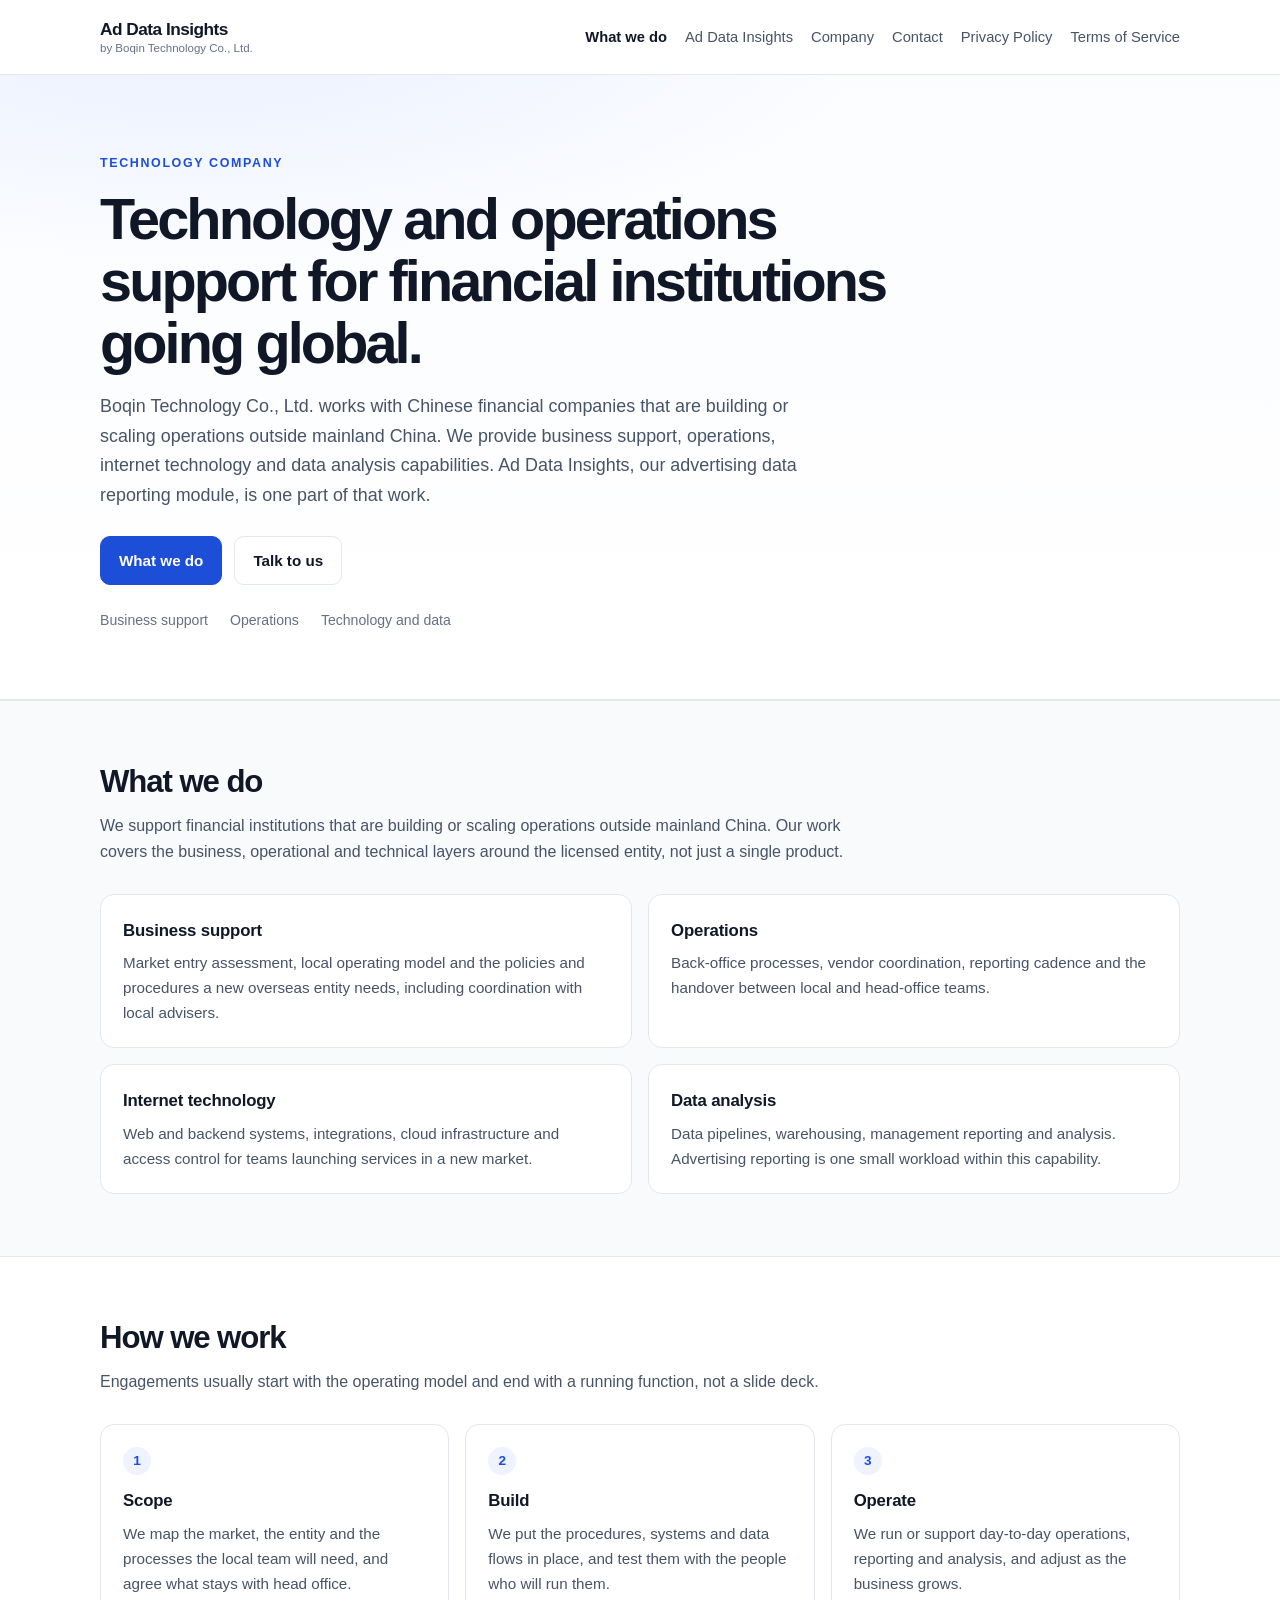
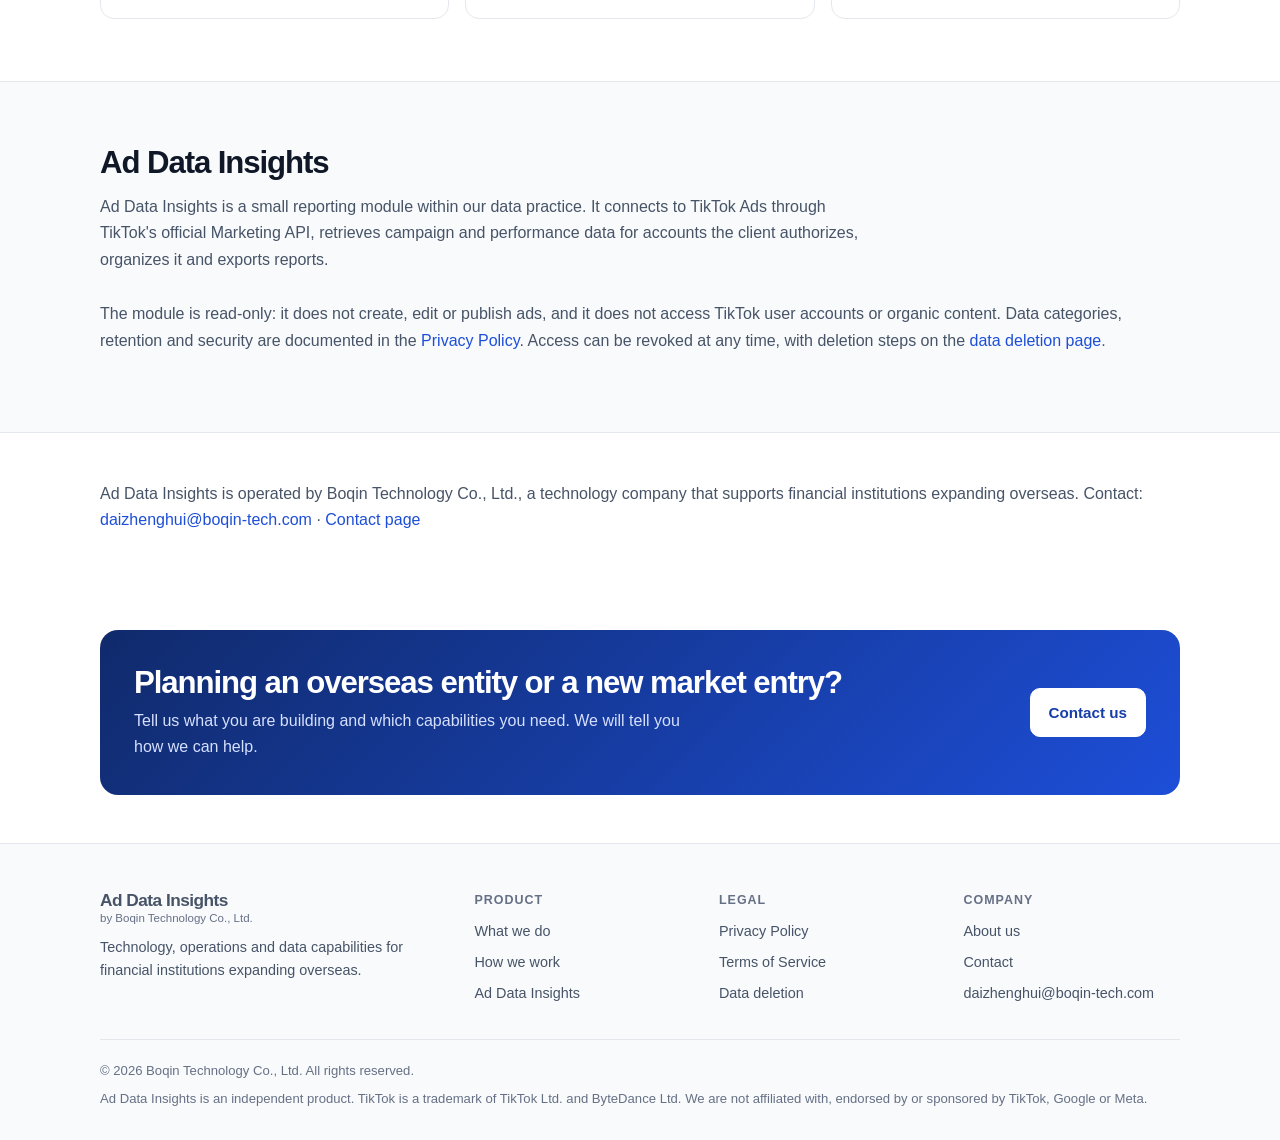
<file: index.html>
<!doctype html>
<html lang="en">
<head>
  <meta charset="utf-8">
  <meta name="viewport" content="width=device-width, initial-scale=1">
  <title>Ad Data Insights — Boqin Technology</title>
  <meta name="description" content="Boqin Technology Co., Ltd. provides business support, operations, internet technology and data analysis to Chinese financial institutions expanding overseas. Ad Data Insights is its advertising reporting module.">
  <meta name="robots" content="index, follow">
  <meta name="theme-color" content="#1d4ed8">
  <link rel="canonical" href="https://www.boqin-tech.com/">
  <link rel="stylesheet" href="assets/styles.css">
  <link rel="icon" href="assets/favicon.svg" type="image/svg+xml">
  <script type="application/ld+json">
  {
    "@context": "https://schema.org",
    "@type": "Organization",
    "name": "Boqin Technology Co., Ltd.",
    "url": "https://www.boqin-tech.com/",
    "email": "daizhenghui@boqin-tech.com",
    "description": "Business support, operations, internet technology and data analysis for financial institutions expanding overseas."
  }
  </script>
</head>
<body>

<header class="site-header">
  <div class="container header-inner">
    <a class="brand" href="./">Ad Data Insights<span>by Boqin Technology Co., Ltd.</span></a>
    <nav class="site-nav" aria-label="Primary">
      <a href="./#capabilities" aria-current="page">What we do</a>
      <a href="./#product">Ad Data Insights</a>
      <a href="about.html">Company</a>
      <a href="contact.html">Contact</a>
      <a href="privacy.html">Privacy Policy</a>
      <a href="terms.html">Terms of Service</a>
    </nav>
  </div>
</header>

<main>

  <section class="hero">
    <div class="container">
      <p class="eyebrow">Technology company</p>
      <h1>Technology and operations support for financial institutions going global.</h1>
      <p class="lead">
        Boqin Technology Co., Ltd. works with Chinese financial companies that are building or scaling
        operations outside mainland China. We provide business support, operations, internet technology and
        data analysis capabilities. Ad Data Insights, our advertising data reporting module, is one part of
        that work.
      </p>
      <div class="btn-row">
        <a class="btn primary" href="./#capabilities">What we do</a>
        <a class="btn" href="contact.html">Talk to us</a>
      </div>
      <div class="hero-meta">
        <span>Business support</span>
        <span>Operations</span>
        <span>Technology and data</span>
      </div>
    </div>
  </section>

  <section class="soft" id="capabilities">
    <div class="container">
      <h2>What we do</h2>
      <p class="section-lead">
        We support financial institutions that are building or scaling operations outside mainland China.
        Our work covers the business, operational and technical layers around the licensed entity, not just
        a single product.
      </p>
      <div class="grid two">
        <article class="card">
          <h3>Business support</h3>
          <p>Market entry assessment, local operating model and the policies and procedures a new overseas entity needs, including coordination with local advisers.</p>
        </article>
        <article class="card">
          <h3>Operations</h3>
          <p>Back-office processes, vendor coordination, reporting cadence and the handover between local and head-office teams.</p>
        </article>
        <article class="card">
          <h3>Internet technology</h3>
          <p>Web and backend systems, integrations, cloud infrastructure and access control for teams launching services in a new market.</p>
        </article>
        <article class="card">
          <h3>Data analysis</h3>
          <p>Data pipelines, warehousing, management reporting and analysis. Advertising reporting is one small workload within this capability.</p>
        </article>
      </div>
    </div>
  </section>

  <section id="approach">
    <div class="container">
      <h2>How we work</h2>
      <p class="section-lead">
        Engagements usually start with the operating model and end with a running function, not a slide deck.
      </p>
      <div class="steps">
        <article class="card">
          <span class="num">1</span>
          <h3>Scope</h3>
          <p>We map the market, the entity and the processes the local team will need, and agree what stays with head office.</p>
        </article>
        <article class="card">
          <span class="num">2</span>
          <h3>Build</h3>
          <p>We put the procedures, systems and data flows in place, and test them with the people who will run them.</p>
        </article>
        <article class="card">
          <span class="num">3</span>
          <h3>Operate</h3>
          <p>We run or support day-to-day operations, reporting and analysis, and adjust as the business grows.</p>
        </article>
      </div>
    </div>
  </section>

  <section class="soft" id="product">
    <div class="container">
      <h2>Ad Data Insights</h2>
      <p class="section-lead">
        Ad Data Insights is a small reporting module within our data practice. It connects to TikTok Ads
        through TikTok's official Marketing API, retrieves campaign and performance data for accounts the
        client authorizes, organizes it and exports reports.
      </p>
      <p class="muted">
        The module is read-only: it does not create, edit or publish ads, and it does not access TikTok user
        accounts or organic content. Data categories, retention and security are documented in the
        <a href="privacy.html">Privacy Policy</a>. Access can be revoked at any time, with deletion steps on
        the <a href="data-deletion.html">data deletion page</a>.
      </p>
    </div>
  </section>

  <section class="tight" id="company">
    <div class="container">
      <p class="muted" style="margin:0">
        Ad Data Insights is operated by Boqin Technology Co., Ltd., a technology company that supports
        financial institutions expanding overseas. Contact:
        <a href="mailto:daizhenghui@boqin-tech.com">daizhenghui@boqin-tech.com</a> ·
        <a href="contact.html">Contact page</a>
      </p>
    </div>
  </section>

  <section class="tight">
    <div class="container">
      <div class="cta">
        <div>
          <h2>Planning an overseas entity or a new market entry?</h2>
          <p>Tell us what you are building and which capabilities you need. We will tell you how we can help.</p>
        </div>
        <a class="btn" href="contact.html">Contact us</a>
      </div>
    </div>
  </section>

</main>

<footer class="site-footer">
  <div class="container">
    <div class="footer-grid">
      <div class="footer-brand">
        <a class="brand" href="./">Ad Data Insights<span>by Boqin Technology Co., Ltd.</span></a>
        <p>Technology, operations and data capabilities for financial institutions expanding overseas.</p>
      </div>
      <div>
        <h4>Product</h4>
        <ul>
          <li><a href="./#capabilities">What we do</a></li>
          <li><a href="./#approach">How we work</a></li>
          <li><a href="./#product">Ad Data Insights</a></li>
        </ul>
      </div>
      <div>
        <h4>Legal</h4>
        <ul>
          <li><a href="privacy.html">Privacy Policy</a></li>
          <li><a href="terms.html">Terms of Service</a></li>
          <li><a href="data-deletion.html">Data deletion</a></li>
        </ul>
      </div>
      <div>
        <h4>Company</h4>
        <ul>
          <li><a href="about.html">About us</a></li>
          <li><a href="contact.html">Contact</a></li>
          <li><a href="mailto:daizhenghui@boqin-tech.com">daizhenghui@boqin-tech.com</a></li>
        </ul>
      </div>
    </div>
    <div class="footer-bottom">
      <span>© 2026 Boqin Technology Co., Ltd. All rights reserved.</span>
    </div>
    <div class="footer-bottom" style="margin-top:6px;border-top:0;padding-top:0">
      <span>Ad Data Insights is an independent product. TikTok is a trademark of TikTok Ltd. and ByteDance Ltd. We are not affiliated with, endorsed by or sponsored by TikTok, Google or Meta.</span>
    </div>
  </div>
</footer>

</body>
</html>
</file>
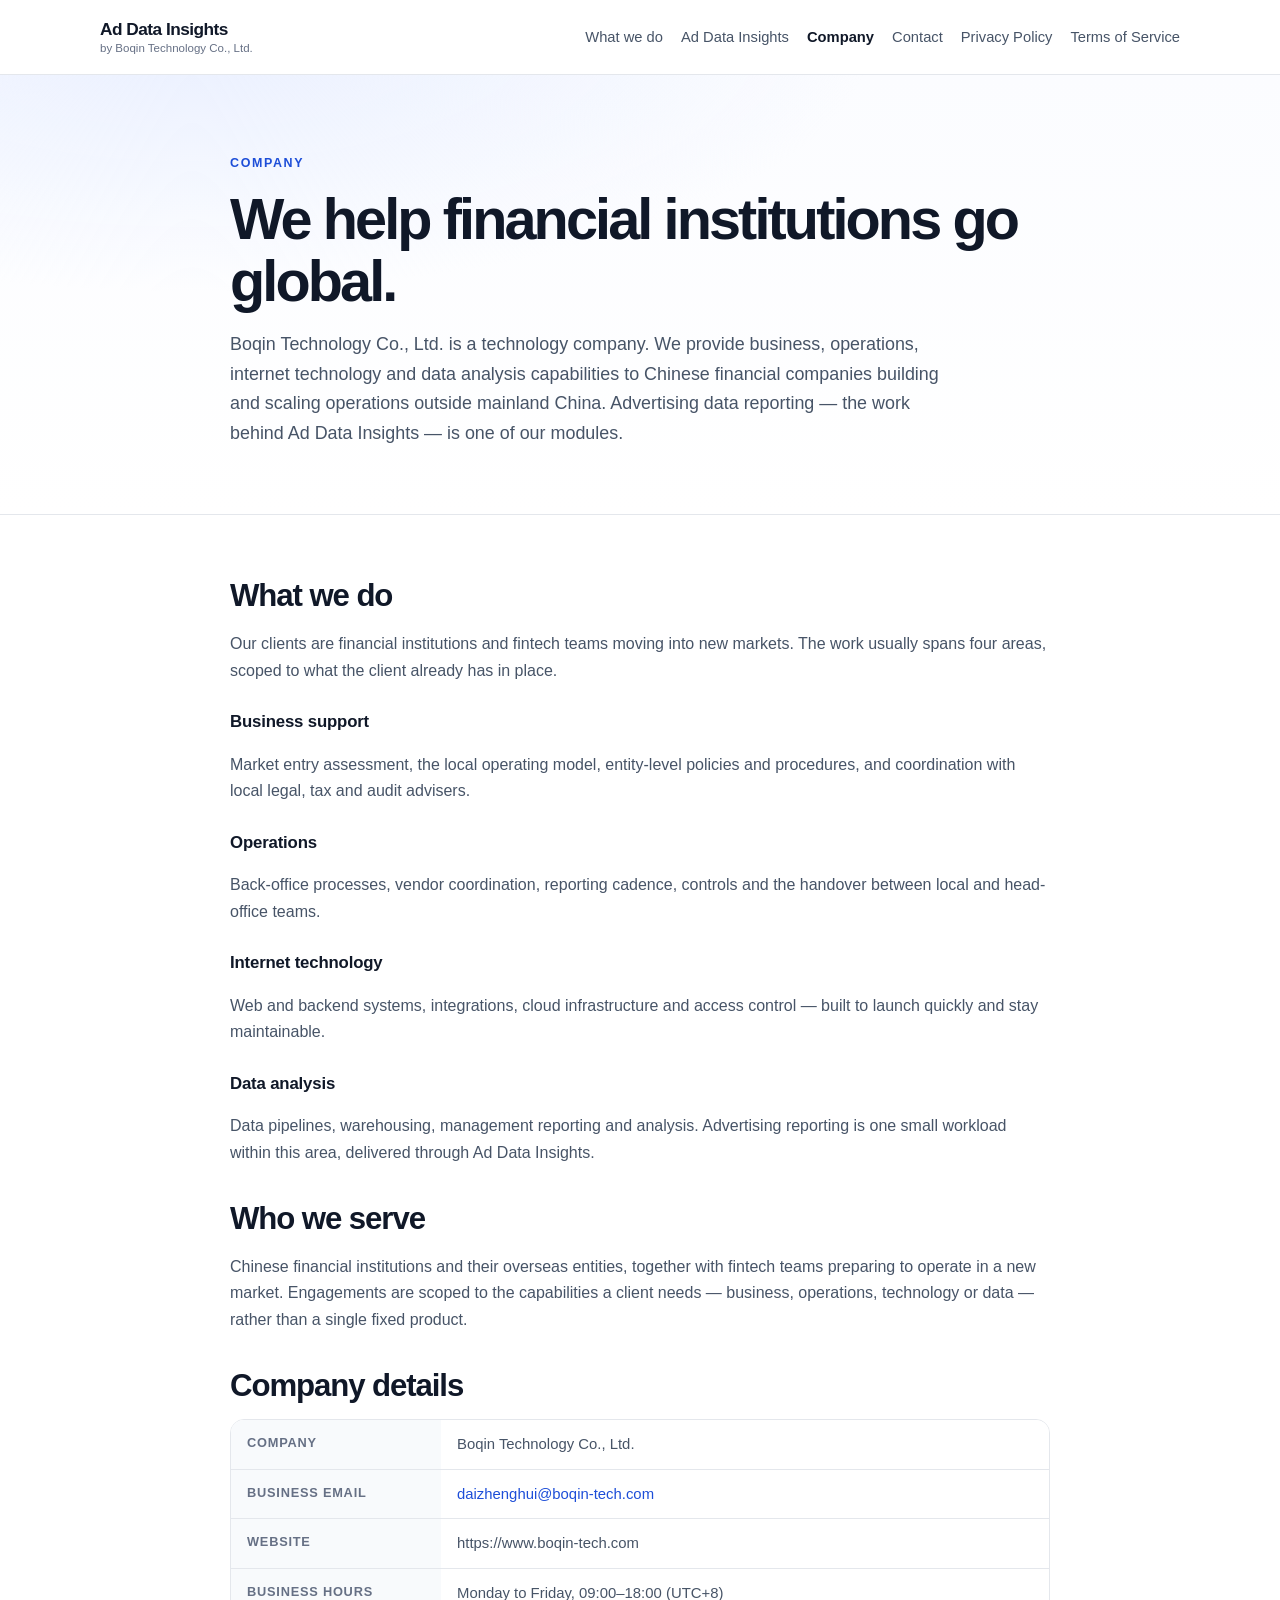
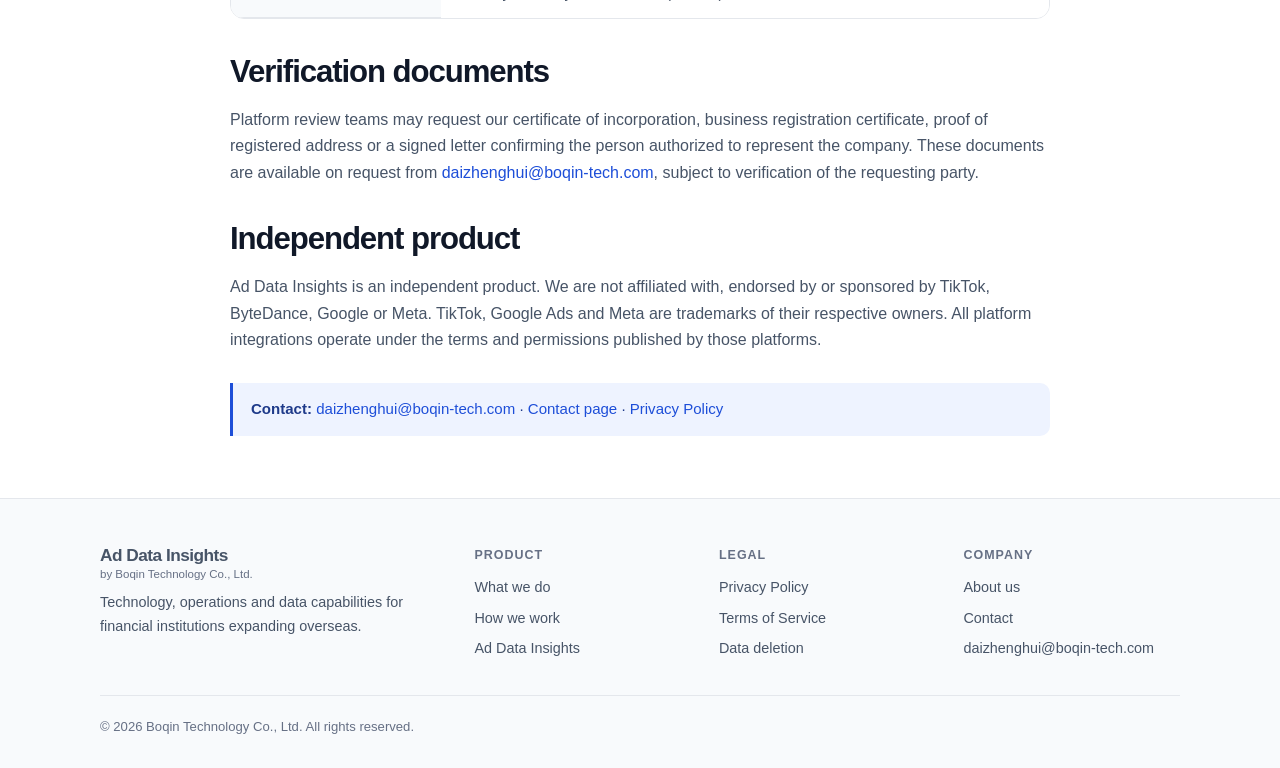
<file: about.html>
<!doctype html>
<html lang="en">
<head>
  <meta charset="utf-8">
  <meta name="viewport" content="width=device-width, initial-scale=1">
  <title>About the company — Ad Data Insights</title>
  <meta name="description" content="Boqin Technology Co., Ltd. is a technology company supporting Chinese financial institutions expanding overseas with business, operations, internet technology and data analysis capabilities.">
  <link rel="canonical" href="https://www.boqin-tech.com/about.html">
  <link rel="stylesheet" href="assets/styles.css">
  <link rel="icon" href="assets/favicon.svg" type="image/svg+xml">
</head>
<body>

<header class="site-header">
  <div class="container header-inner">
    <a class="brand" href="./">Ad Data Insights<span>by Boqin Technology Co., Ltd.</span></a>
    <nav class="site-nav" aria-label="Primary">
      <a href="./#capabilities">What we do</a>
      <a href="./#product">Ad Data Insights</a>
      <a href="about.html" aria-current="page">Company</a>
      <a href="contact.html">Contact</a>
      <a href="privacy.html">Privacy Policy</a>
      <a href="terms.html">Terms of Service</a>
    </nav>
  </div>
</header>

<main>
  <section class="hero">
    <div class="narrow">
      <p class="eyebrow">Company</p>
      <h1>We help financial institutions go global.</h1>
      <p class="lead">
        Boqin Technology Co., Ltd. is a technology company. We provide business, operations, internet
        technology and data analysis capabilities to Chinese financial companies building and scaling
        operations outside mainland China. Advertising data reporting — the work behind Ad Data Insights —
        is one of our modules.
      </p>
    </div>
  </section>

  <section>
    <div class="narrow">
      <h2>What we do</h2>
      <p class="muted">
        Our clients are financial institutions and fintech teams moving into new markets. The work usually
        spans four areas, scoped to what the client already has in place.
      </p>

      <h3 style="margin-top:24px">Business support</h3>
      <p class="muted">
        Market entry assessment, the local operating model, entity-level policies and procedures, and
        coordination with local legal, tax and audit advisers.
      </p>

      <h3 style="margin-top:24px">Operations</h3>
      <p class="muted">
        Back-office processes, vendor coordination, reporting cadence, controls and the handover between
        local and head-office teams.
      </p>

      <h3 style="margin-top:24px">Internet technology</h3>
      <p class="muted">
        Web and backend systems, integrations, cloud infrastructure and access control — built to launch
        quickly and stay maintainable.
      </p>

      <h3 style="margin-top:24px">Data analysis</h3>
      <p class="muted">
        Data pipelines, warehousing, management reporting and analysis. Advertising reporting is one small
        workload within this area, delivered through Ad Data Insights.
      </p>

      <h2 style="margin-top:34px">Who we serve</h2>
      <p class="muted">
        Chinese financial institutions and their overseas entities, together with fintech teams preparing
        to operate in a new market. Engagements are scoped to the capabilities a client needs — business,
        operations, technology or data — rather than a single fixed product.
      </p>

      <h2 style="margin-top:34px">Company details</h2>
      <div class="table-wrap" style="margin-top:14px">
        <table>
          <tbody>
            <tr><th scope="row" style="width:210px">Company</th><td>Boqin Technology Co., Ltd.</td></tr>
            <tr><th scope="row">Business email</th><td><a href="mailto:daizhenghui@boqin-tech.com">daizhenghui@boqin-tech.com</a></td></tr>
            <tr><th scope="row">Website</th><td>https://www.boqin-tech.com</td></tr>
            <tr><th scope="row">Business hours</th><td>Monday to Friday, 09:00–18:00 (UTC+8)</td></tr>
          </tbody>
        </table>
      </div>

      <h2 style="margin-top:34px">Verification documents</h2>
      <p class="muted">
        Platform review teams may request our certificate of incorporation, business registration
        certificate, proof of registered address or a signed letter confirming the person authorized to
        represent the company. These documents are available on request from
        <a href="mailto:daizhenghui@boqin-tech.com">daizhenghui@boqin-tech.com</a>, subject to verification of the requesting party.
      </p>

      <h2 style="margin-top:34px">Independent product</h2>
      <p class="muted">
        Ad Data Insights is an independent product. We are not affiliated with, endorsed by or sponsored by
        TikTok, ByteDance, Google or Meta. TikTok, Google Ads and Meta are trademarks of their respective
        owners. All platform integrations operate under the terms and permissions published by those platforms.
      </p>

      <div class="callout" style="margin-top:30px">
        <p><strong>Contact:</strong> <a href="mailto:daizhenghui@boqin-tech.com">daizhenghui@boqin-tech.com</a> · <a href="contact.html">Contact page</a> · <a href="privacy.html">Privacy Policy</a></p>
      </div>
    </div>
  </section>
</main>

<footer class="site-footer">
  <div class="container">
    <div class="footer-grid">
      <div class="footer-brand">
        <a class="brand" href="./">Ad Data Insights<span>by Boqin Technology Co., Ltd.</span></a>
        <p>Technology, operations and data capabilities for financial institutions expanding overseas.</p>
      </div>
      <div>
        <h4>Product</h4>
        <ul>
          <li><a href="./#capabilities">What we do</a></li>
          <li><a href="./#approach">How we work</a></li>
          <li><a href="./#product">Ad Data Insights</a></li>
        </ul>
      </div>
      <div>
        <h4>Legal</h4>
        <ul>
          <li><a href="privacy.html">Privacy Policy</a></li>
          <li><a href="terms.html">Terms of Service</a></li>
          <li><a href="data-deletion.html">Data deletion</a></li>
        </ul>
      </div>
      <div>
        <h4>Company</h4>
        <ul>
          <li><a href="about.html">About us</a></li>
          <li><a href="contact.html">Contact</a></li>
          <li><a href="mailto:daizhenghui@boqin-tech.com">daizhenghui@boqin-tech.com</a></li>
        </ul>
      </div>
    </div>
    <div class="footer-bottom">
      <span>© 2026 Boqin Technology Co., Ltd. All rights reserved.</span>
    </div>
  </div>
</footer>

</body>
</html>
</file>
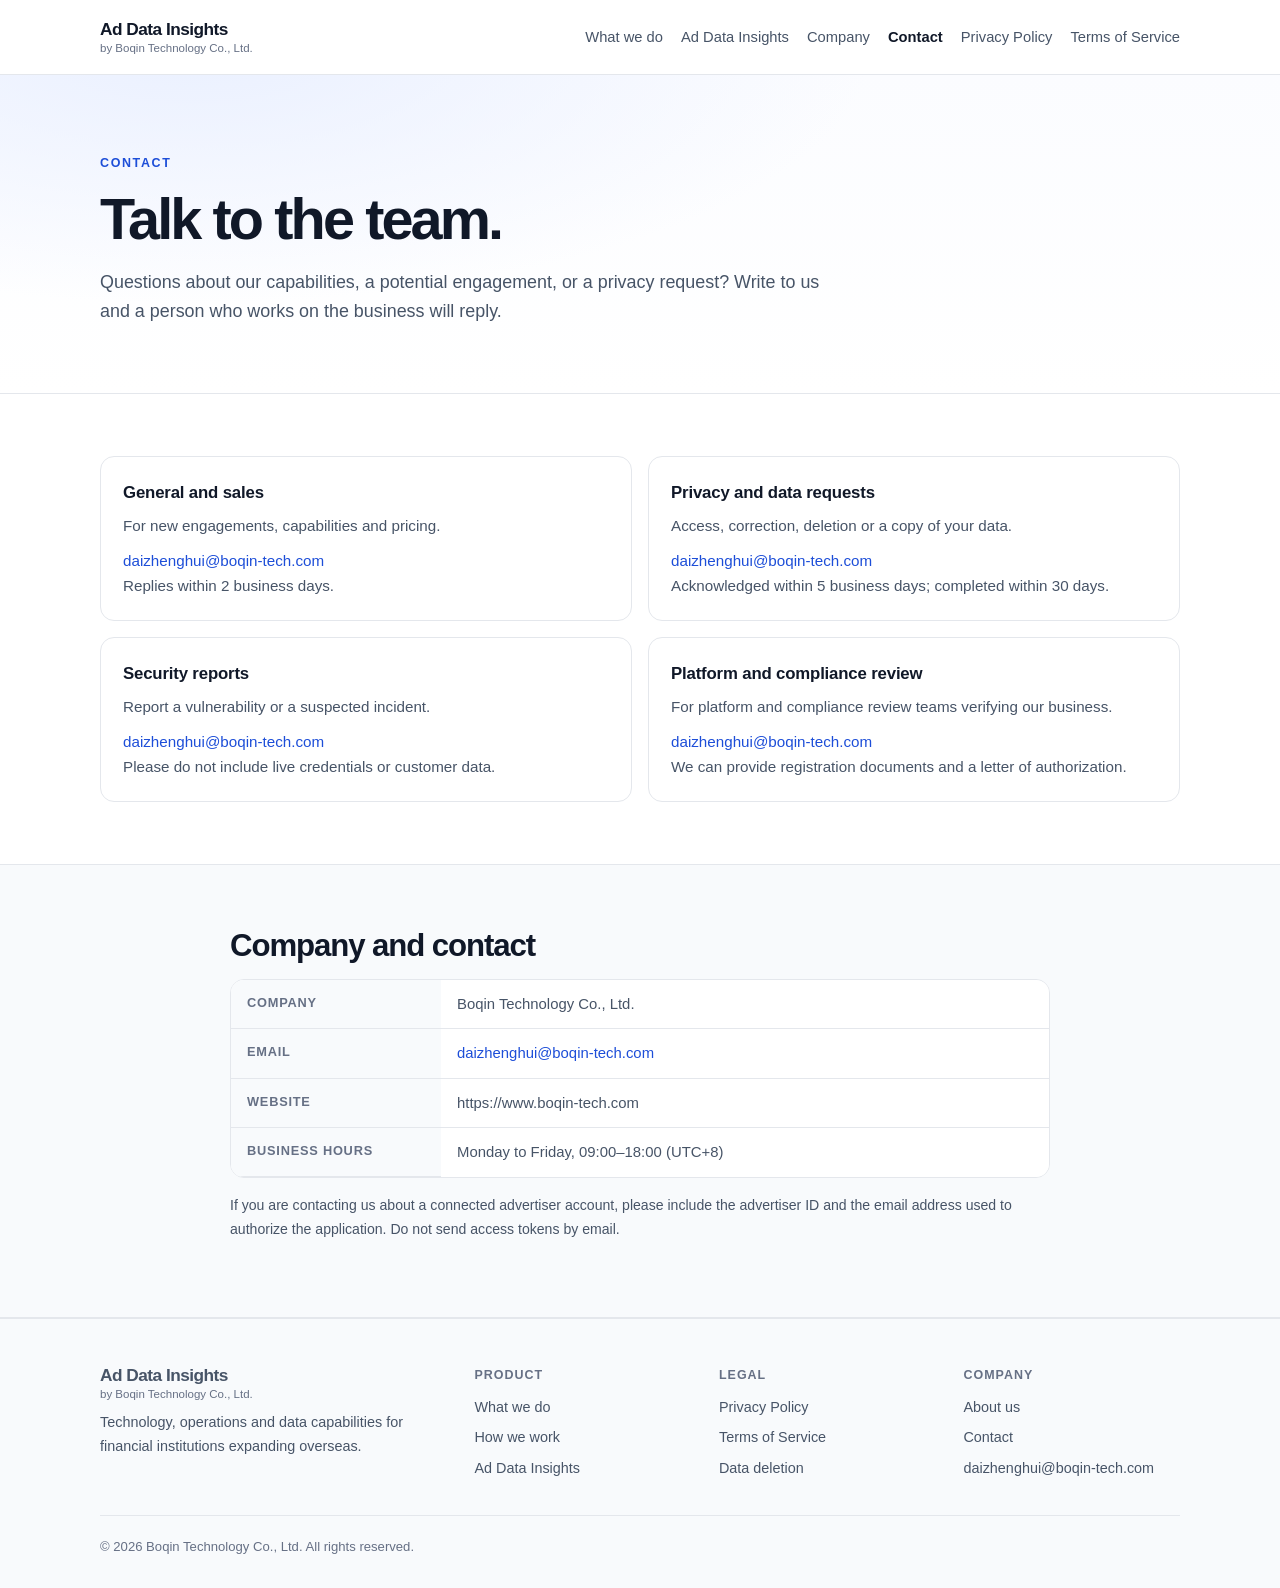
<file: contact.html>
<!doctype html>
<html lang="en">
<head>
  <meta charset="utf-8">
  <meta name="viewport" content="width=device-width, initial-scale=1">
  <title>Contact — Ad Data Insights</title>
  <meta name="description" content="Contact Boqin Technology Co., Ltd. about Ad Data Insights: sales, technical support, privacy requests and security reports.">
  <link rel="canonical" href="https://www.boqin-tech.com/contact.html">
  <link rel="stylesheet" href="assets/styles.css">
  <link rel="icon" href="assets/favicon.svg" type="image/svg+xml">
</head>
<body>

<header class="site-header">
  <div class="container header-inner">
    <a class="brand" href="./">Ad Data Insights<span>by Boqin Technology Co., Ltd.</span></a>
    <nav class="site-nav" aria-label="Primary">
      <a href="./#capabilities">What we do</a>
      <a href="./#product">Ad Data Insights</a>
      <a href="about.html">Company</a>
      <a href="contact.html" aria-current="page">Contact</a>
      <a href="privacy.html">Privacy Policy</a>
      <a href="terms.html">Terms of Service</a>
    </nav>
  </div>
</header>

<main>
  <section class="hero">
    <div class="container">
      <p class="eyebrow">Contact</p>
      <h1>Talk to the team.</h1>
      <p class="lead">
        Questions about our capabilities, a potential engagement, or a privacy request? Write to us and a
        person who works on the business will reply.
      </p>
    </div>
  </section>

  <section>
    <div class="container">
      <div class="grid two">
        <article class="card">
          <h3>General and sales</h3>
          <p style="margin-bottom:10px">For new engagements, capabilities and pricing.</p>
          <p><a href="mailto:daizhenghui@boqin-tech.com?subject=Ad%20Data%20Insights%20enquiry">daizhenghui@boqin-tech.com</a></p>
          <p class="small muted">Replies within 2 business days.</p>
        </article>
        <article class="card">
          <h3>Privacy and data requests</h3>
          <p style="margin-bottom:10px">Access, correction, deletion or a copy of your data.</p>
          <p><a href="mailto:daizhenghui@boqin-tech.com?subject=Privacy%20request">daizhenghui@boqin-tech.com</a></p>
          <p class="small muted">Acknowledged within 5 business days; completed within 30 days.</p>
        </article>
        <article class="card">
          <h3>Security reports</h3>
          <p style="margin-bottom:10px">Report a vulnerability or a suspected incident.</p>
          <p><a href="mailto:daizhenghui@boqin-tech.com?subject=Security%20report">daizhenghui@boqin-tech.com</a></p>
          <p class="small muted">Please do not include live credentials or customer data.</p>
        </article>
        <article class="card">
          <h3>Platform and compliance review</h3>
          <p style="margin-bottom:10px">For platform and compliance review teams verifying our business.</p>
          <p><a href="mailto:daizhenghui@boqin-tech.com?subject=Platform%20verification">daizhenghui@boqin-tech.com</a></p>
          <p class="small muted">We can provide registration documents and a letter of authorization.</p>
        </article>
      </div>
    </div>
  </section>

  <section class="soft">
    <div class="narrow">
      <h2>Company and contact</h2>
      <div class="table-wrap" style="margin-top:14px">
        <table>
          <tbody>
            <tr><th scope="row" style="width:210px">Company</th><td>Boqin Technology Co., Ltd.</td></tr>
            <tr><th scope="row">Email</th><td><a href="mailto:daizhenghui@boqin-tech.com">daizhenghui@boqin-tech.com</a></td></tr>
            <tr><th scope="row">Website</th><td>https://www.boqin-tech.com</td></tr>
            <tr><th scope="row">Business hours</th><td>Monday to Friday, 09:00–18:00 (UTC+8)</td></tr>
          </tbody>
        </table>
      </div>
      <p class="small muted" style="margin-top:16px">
        If you are contacting us about a connected advertiser account, please include the advertiser ID and
        the email address used to authorize the application. Do not send access tokens by email.
      </p>
    </div>
  </section>
</main>

<footer class="site-footer">
  <div class="container">
    <div class="footer-grid">
      <div class="footer-brand">
        <a class="brand" href="./">Ad Data Insights<span>by Boqin Technology Co., Ltd.</span></a>
        <p>Technology, operations and data capabilities for financial institutions expanding overseas.</p>
      </div>
      <div>
        <h4>Product</h4>
        <ul>
          <li><a href="./#capabilities">What we do</a></li>
          <li><a href="./#approach">How we work</a></li>
          <li><a href="./#product">Ad Data Insights</a></li>
        </ul>
      </div>
      <div>
        <h4>Legal</h4>
        <ul>
          <li><a href="privacy.html">Privacy Policy</a></li>
          <li><a href="terms.html">Terms of Service</a></li>
          <li><a href="data-deletion.html">Data deletion</a></li>
        </ul>
      </div>
      <div>
        <h4>Company</h4>
        <ul>
          <li><a href="about.html">About us</a></li>
          <li><a href="contact.html">Contact</a></li>
          <li><a href="mailto:daizhenghui@boqin-tech.com">daizhenghui@boqin-tech.com</a></li>
        </ul>
      </div>
    </div>
    <div class="footer-bottom">
      <span>© 2026 Boqin Technology Co., Ltd. All rights reserved.</span>
    </div>
  </div>
</footer>

</body>
</html>
</file>
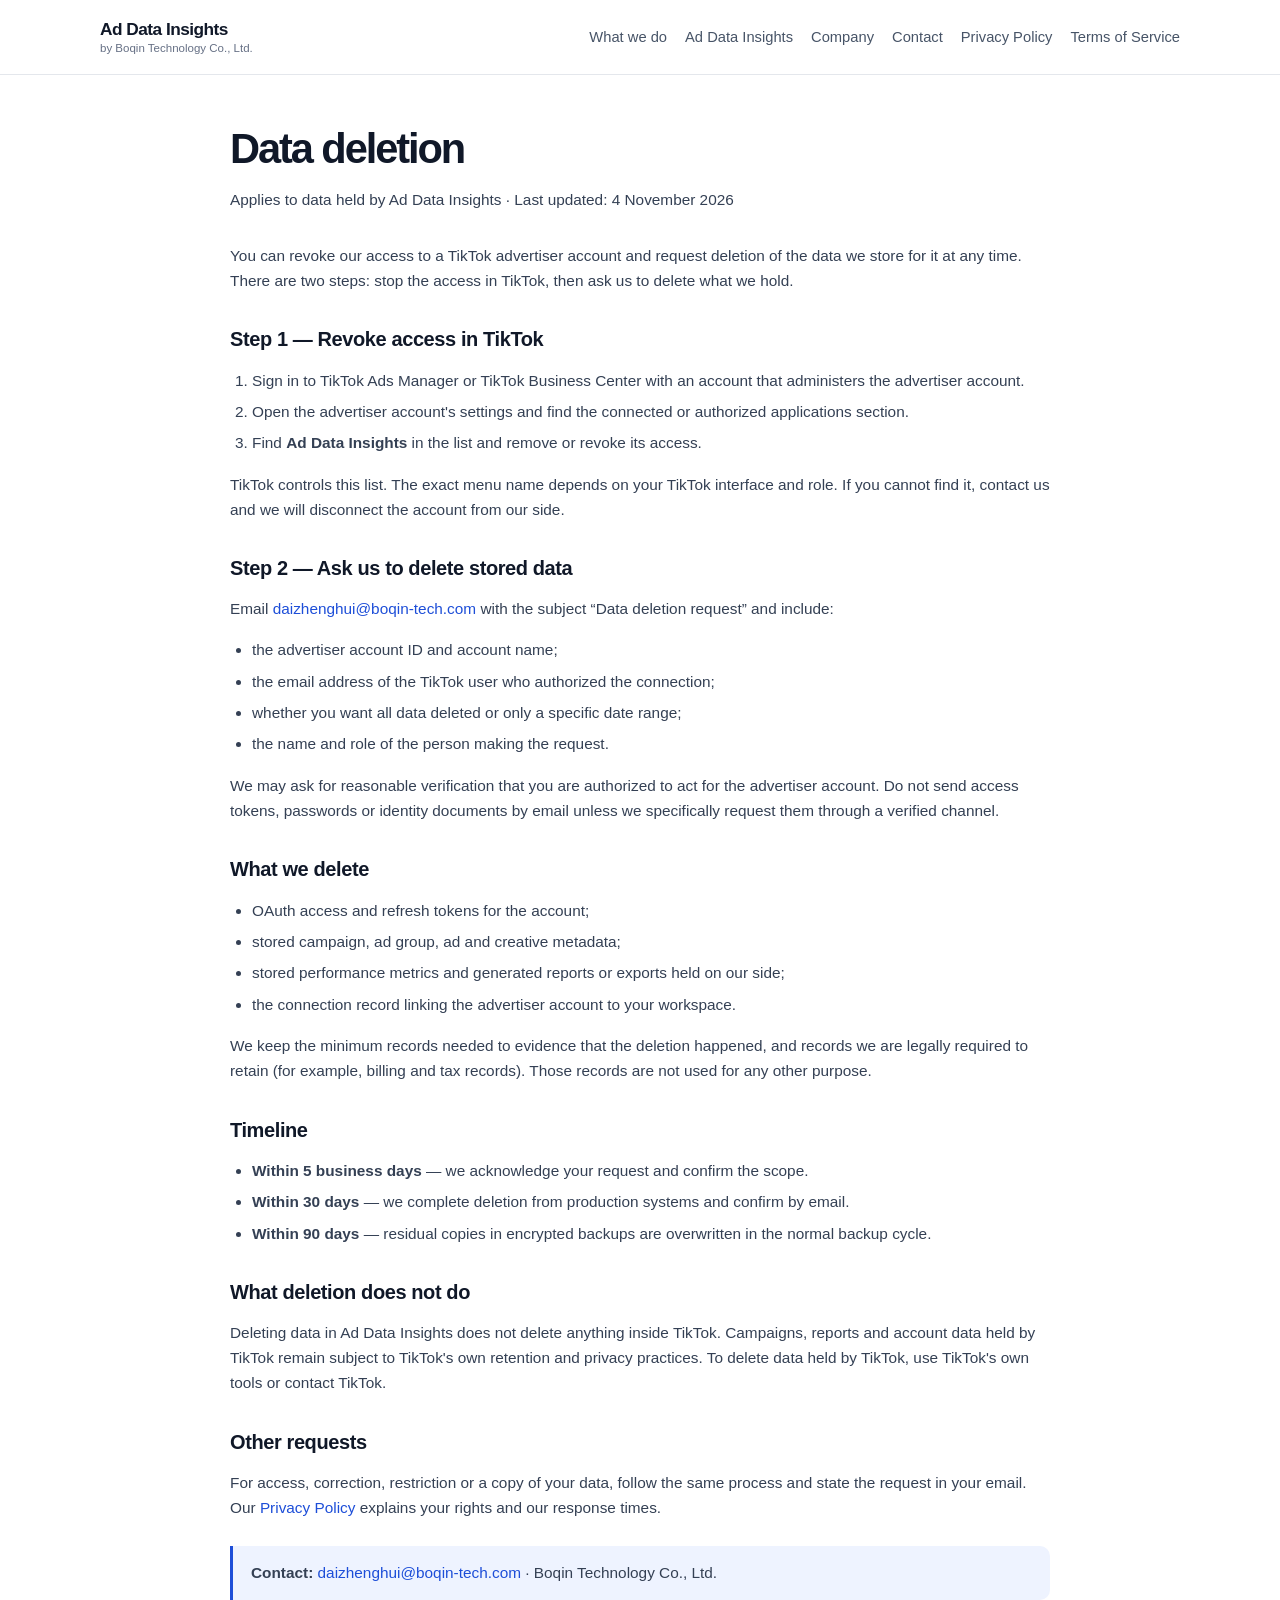
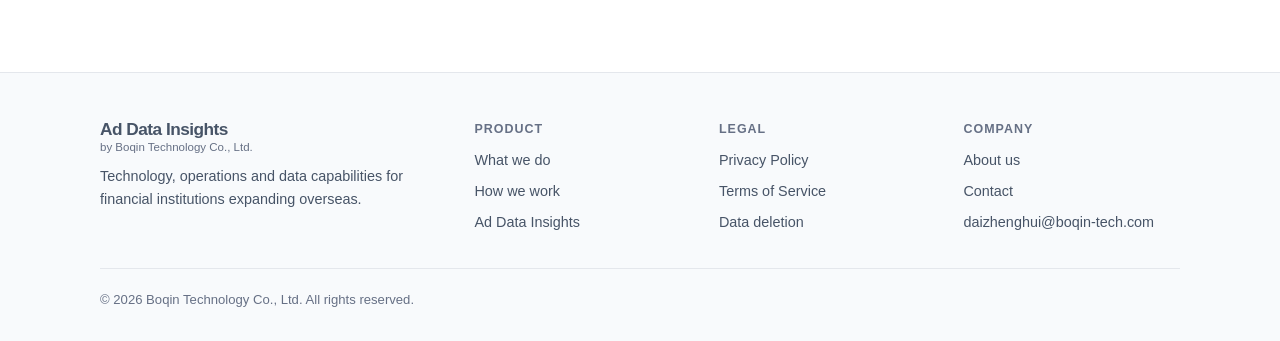
<file: data-deletion.html>
<!doctype html>
<html lang="en">
<head>
  <meta charset="utf-8">
  <meta name="viewport" content="width=device-width, initial-scale=1">
  <title>Data deletion — Ad Data Insights</title>
  <meta name="description" content="How to revoke Ad Data Insights' access to a TikTok advertiser account and request deletion of stored advertising data.">
  <link rel="canonical" href="https://www.boqin-tech.com/data-deletion.html">
  <link rel="stylesheet" href="assets/styles.css">
  <link rel="icon" href="assets/favicon.svg" type="image/svg+xml">
</head>
<body>

<header class="site-header">
  <div class="container header-inner">
    <a class="brand" href="./">Ad Data Insights<span>by Boqin Technology Co., Ltd.</span></a>
    <nav class="site-nav" aria-label="Primary">
      <a href="./#capabilities">What we do</a>
      <a href="./#product">Ad Data Insights</a>
      <a href="about.html">Company</a>
      <a href="contact.html">Contact</a>
      <a href="privacy.html">Privacy Policy</a>
      <a href="terms.html">Terms of Service</a>
    </nav>
  </div>
</header>

<main class="legal">
  <div class="narrow">
    <h1>Data deletion</h1>
    <p class="meta">Applies to data held by Ad Data Insights · Last updated: 4 November 2026</p>

    <p>
      You can revoke our access to a TikTok advertiser account and request deletion of the data we store for it
      at any time. There are two steps: stop the access in TikTok, then ask us to delete what we hold.
    </p>

    <h2>Step 1 — Revoke access in TikTok</h2>
    <ol>
      <li>Sign in to TikTok Ads Manager or TikTok Business Center with an account that administers the advertiser account.</li>
      <li>Open the advertiser account's settings and find the connected or authorized applications section.</li>
      <li>Find <strong>Ad Data Insights</strong> in the list and remove or revoke its access.</li>
    </ol>
    <p>
      TikTok controls this list. The exact menu name depends on your TikTok interface and role. If you cannot
      find it, contact us and we will disconnect the account from our side.
    </p>

    <h2>Step 2 — Ask us to delete stored data</h2>
    <p>
      Email <a href="mailto:daizhenghui@boqin-tech.com?subject=Data%20deletion%20request">daizhenghui@boqin-tech.com</a> with the subject
      “Data deletion request” and include:
    </p>
    <ul>
      <li>the advertiser account ID and account name;</li>
      <li>the email address of the TikTok user who authorized the connection;</li>
      <li>whether you want all data deleted or only a specific date range;</li>
      <li>the name and role of the person making the request.</li>
    </ul>
    <p>
      We may ask for reasonable verification that you are authorized to act for the advertiser account. Do not
      send access tokens, passwords or identity documents by email unless we specifically request them through
      a verified channel.
    </p>

    <h2>What we delete</h2>
    <ul>
      <li>OAuth access and refresh tokens for the account;</li>
      <li>stored campaign, ad group, ad and creative metadata;</li>
      <li>stored performance metrics and generated reports or exports held on our side;</li>
      <li>the connection record linking the advertiser account to your workspace.</li>
    </ul>
    <p>
      We keep the minimum records needed to evidence that the deletion happened, and records we are legally
      required to retain (for example, billing and tax records). Those records are not used for any other
      purpose.
    </p>

    <h2>Timeline</h2>
    <ul>
      <li><strong>Within 5 business days</strong> — we acknowledge your request and confirm the scope.</li>
      <li><strong>Within 30 days</strong> — we complete deletion from production systems and confirm by email.</li>
      <li><strong>Within 90 days</strong> — residual copies in encrypted backups are overwritten in the normal backup cycle.</li>
    </ul>

    <h2>What deletion does not do</h2>
    <p>
      Deleting data in Ad Data Insights does not delete anything inside TikTok. Campaigns, reports and account
      data held by TikTok remain subject to TikTok's own retention and privacy practices. To delete data held by
      TikTok, use TikTok's own tools or contact TikTok.
    </p>

    <h2>Other requests</h2>
    <p>
      For access, correction, restriction or a copy of your data, follow the same process and state the request
      in your email. Our <a href="privacy.html">Privacy Policy</a> explains your rights and our response times.
    </p>

    <div class="callout" style="margin-top:26px">
      <p><strong>Contact:</strong> <a href="mailto:daizhenghui@boqin-tech.com">daizhenghui@boqin-tech.com</a> · Boqin Technology Co., Ltd.</p>
    </div>
  </div>
</main>

<footer class="site-footer">
  <div class="container">
    <div class="footer-grid">
      <div class="footer-brand">
        <a class="brand" href="./">Ad Data Insights<span>by Boqin Technology Co., Ltd.</span></a>
        <p>Technology, operations and data capabilities for financial institutions expanding overseas.</p>
      </div>
      <div>
        <h4>Product</h4>
        <ul>
          <li><a href="./#capabilities">What we do</a></li>
          <li><a href="./#approach">How we work</a></li>
          <li><a href="./#product">Ad Data Insights</a></li>
        </ul>
      </div>
      <div>
        <h4>Legal</h4>
        <ul>
          <li><a href="privacy.html">Privacy Policy</a></li>
          <li><a href="terms.html">Terms of Service</a></li>
          <li><a href="data-deletion.html">Data deletion</a></li>
        </ul>
      </div>
      <div>
        <h4>Company</h4>
        <ul>
          <li><a href="about.html">About us</a></li>
          <li><a href="contact.html">Contact</a></li>
          <li><a href="mailto:daizhenghui@boqin-tech.com">daizhenghui@boqin-tech.com</a></li>
        </ul>
      </div>
    </div>
    <div class="footer-bottom">
      <span>© 2026 Boqin Technology Co., Ltd. All rights reserved.</span>
    </div>
  </div>
</footer>

</body>
</html>
</file>
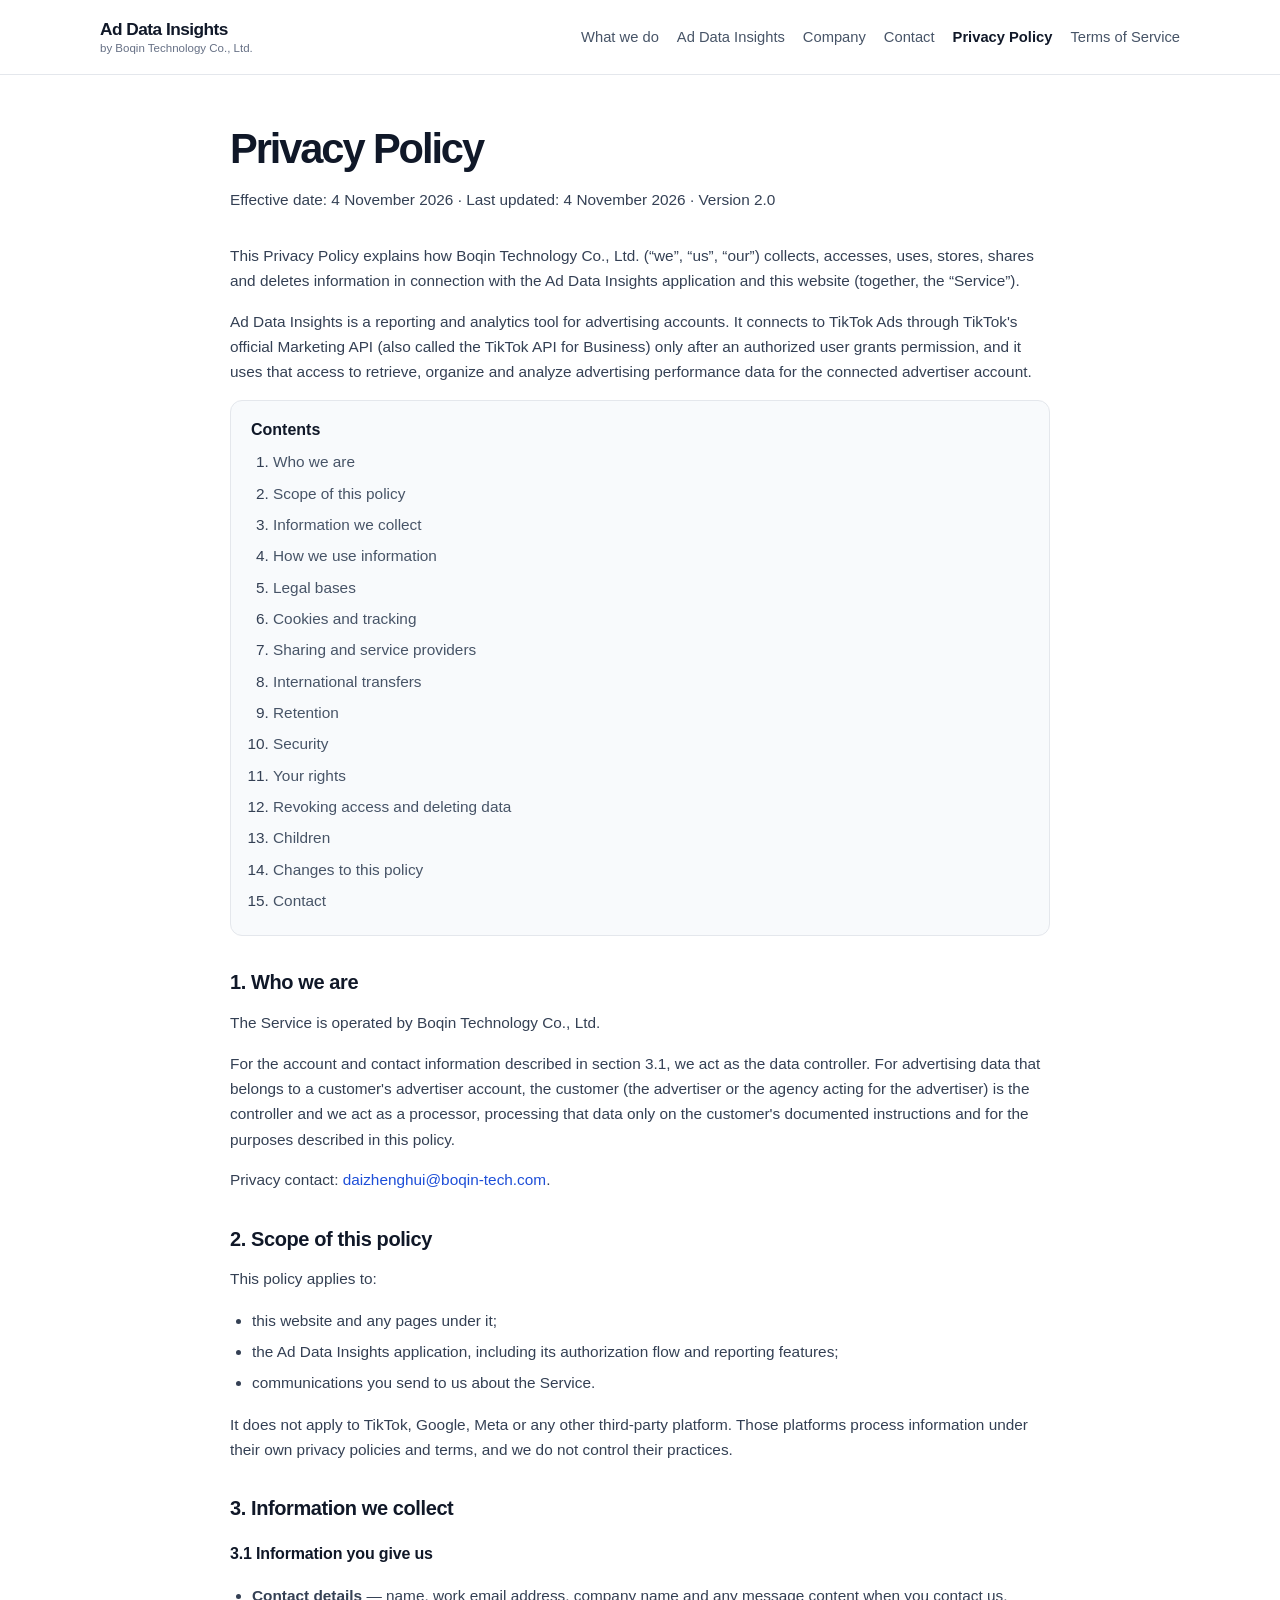
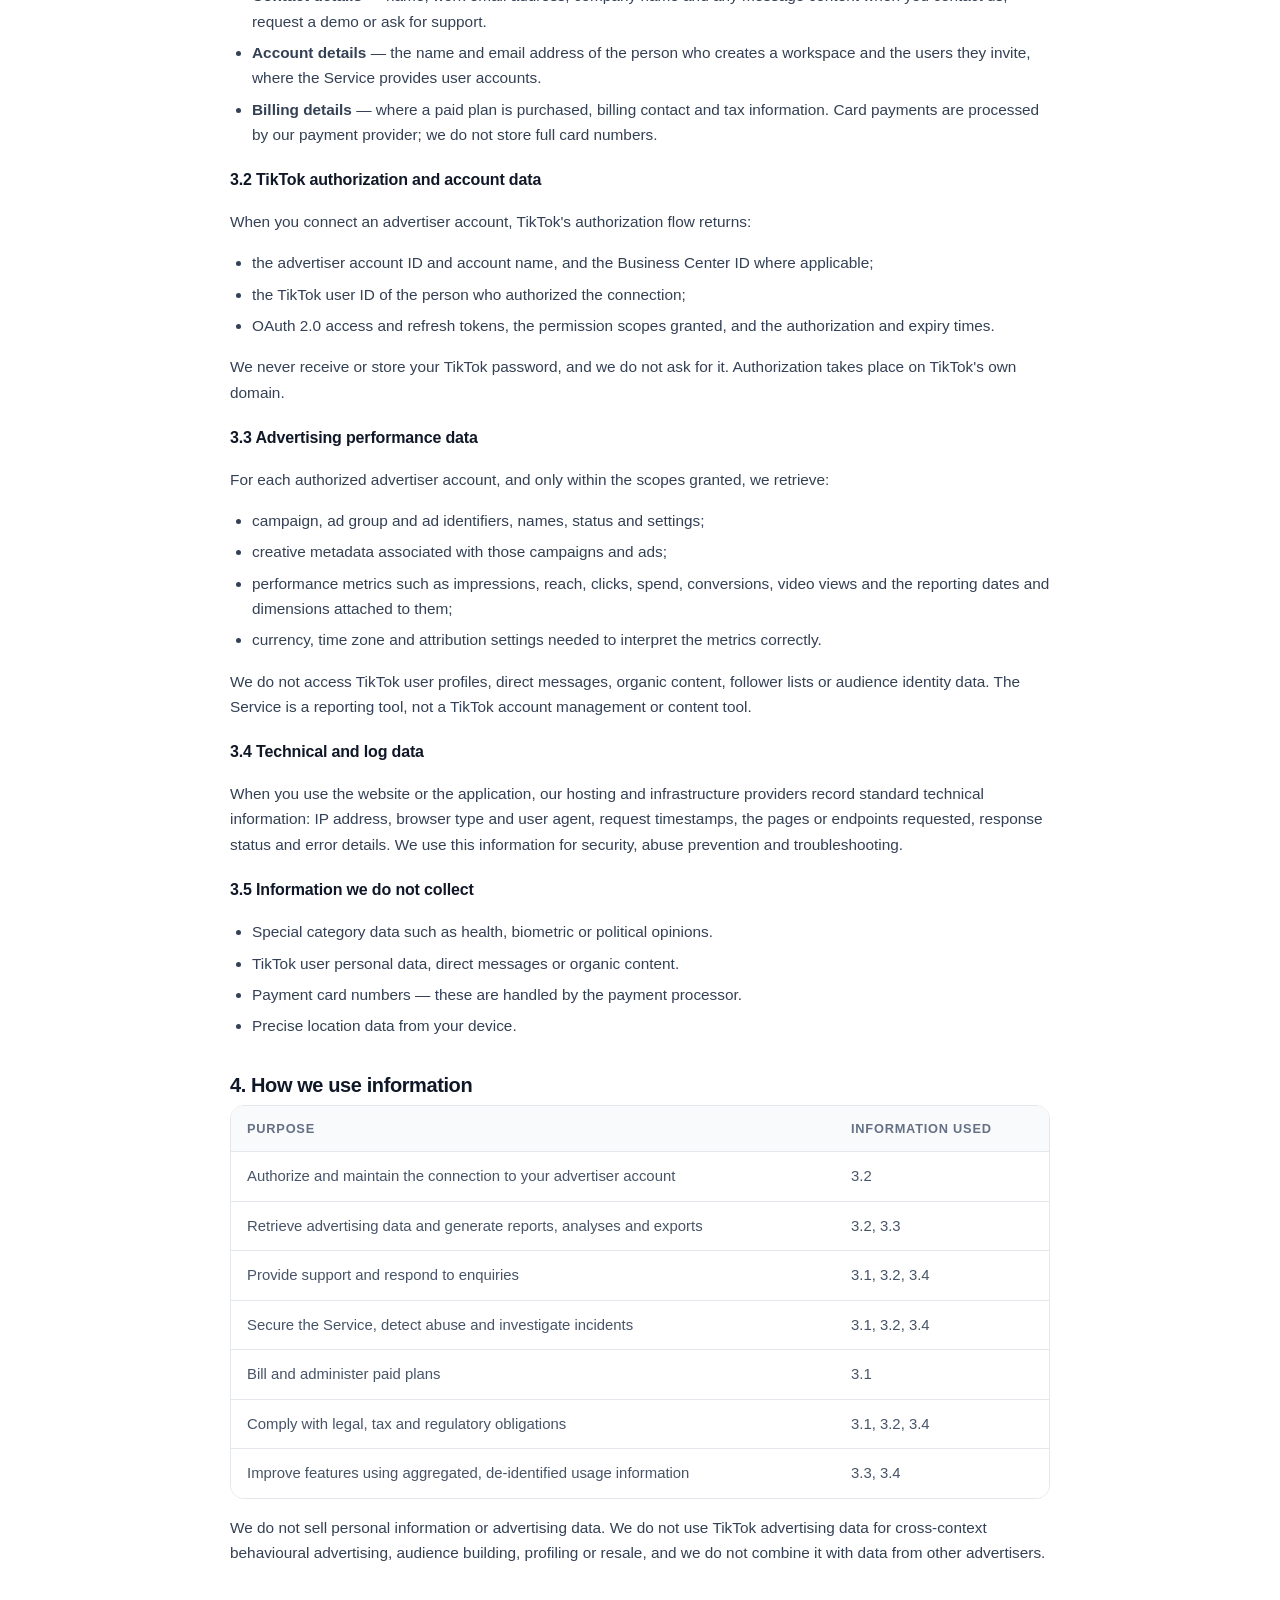
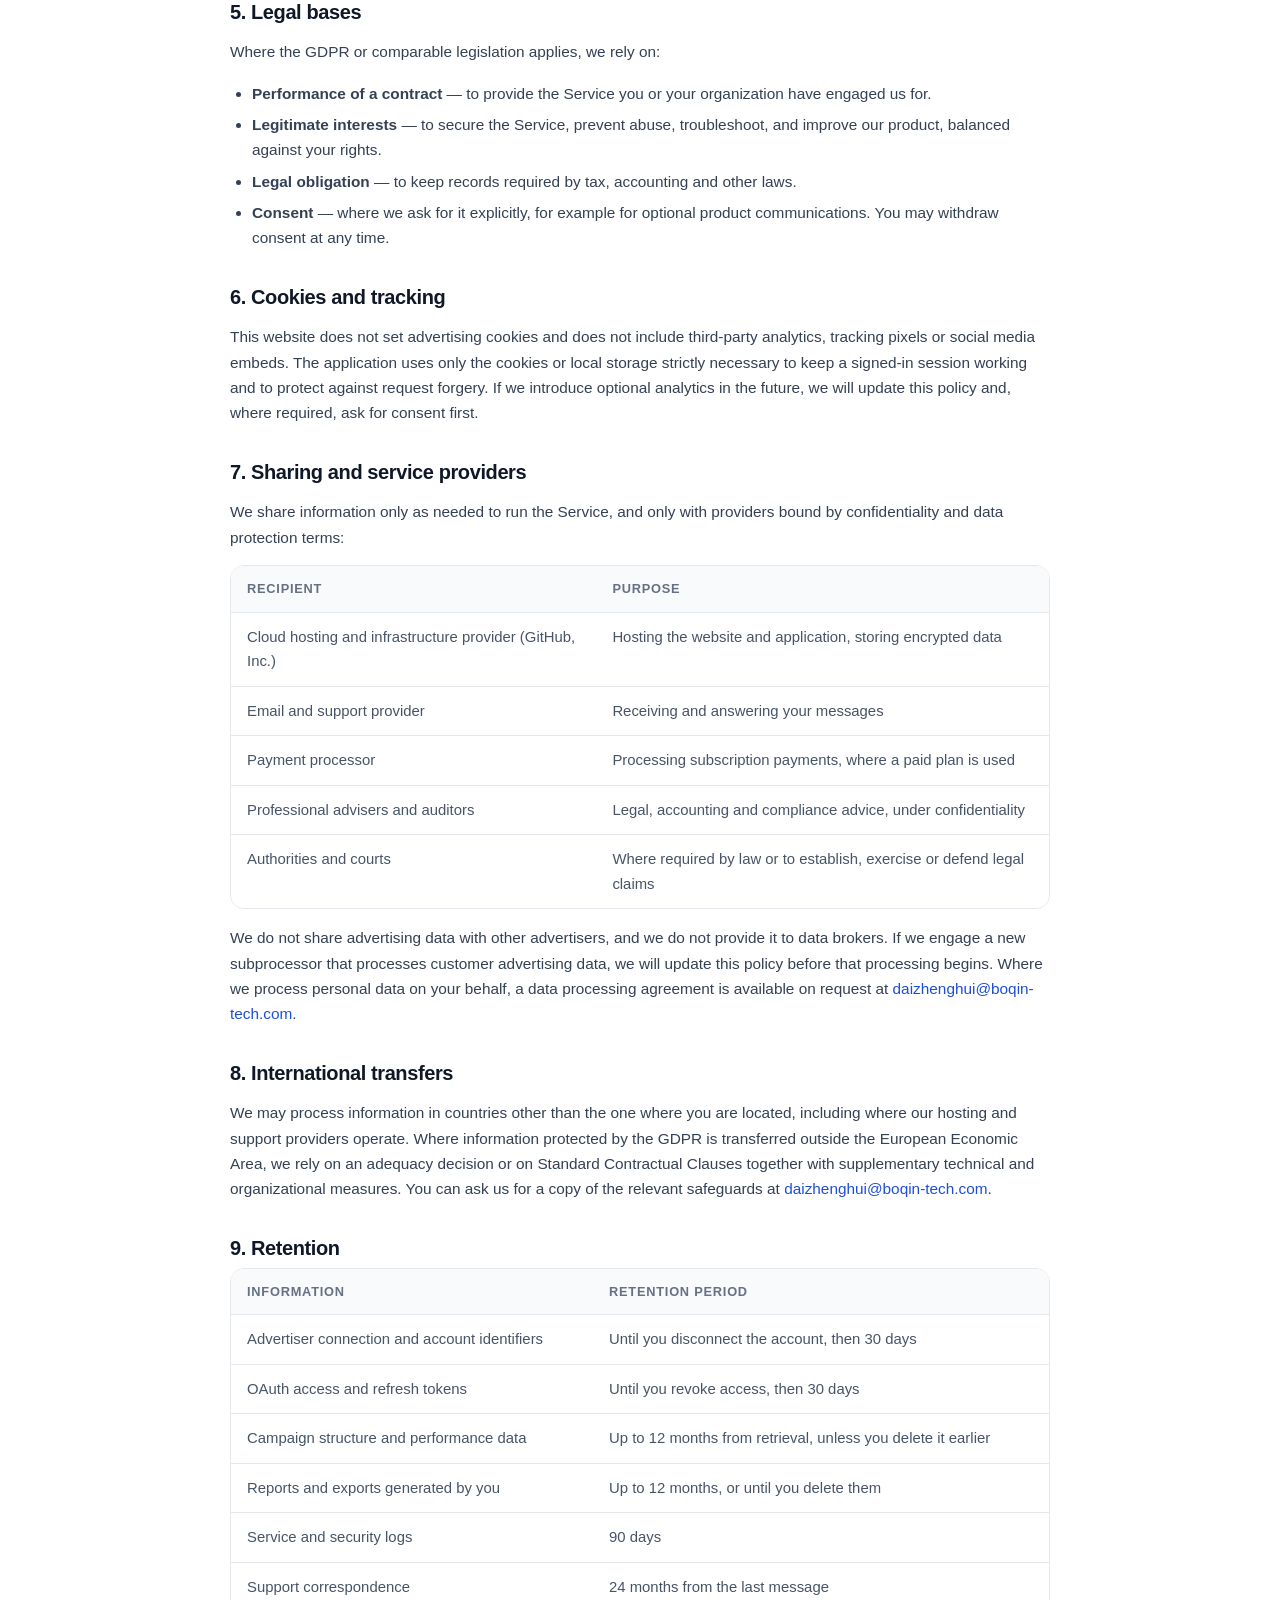
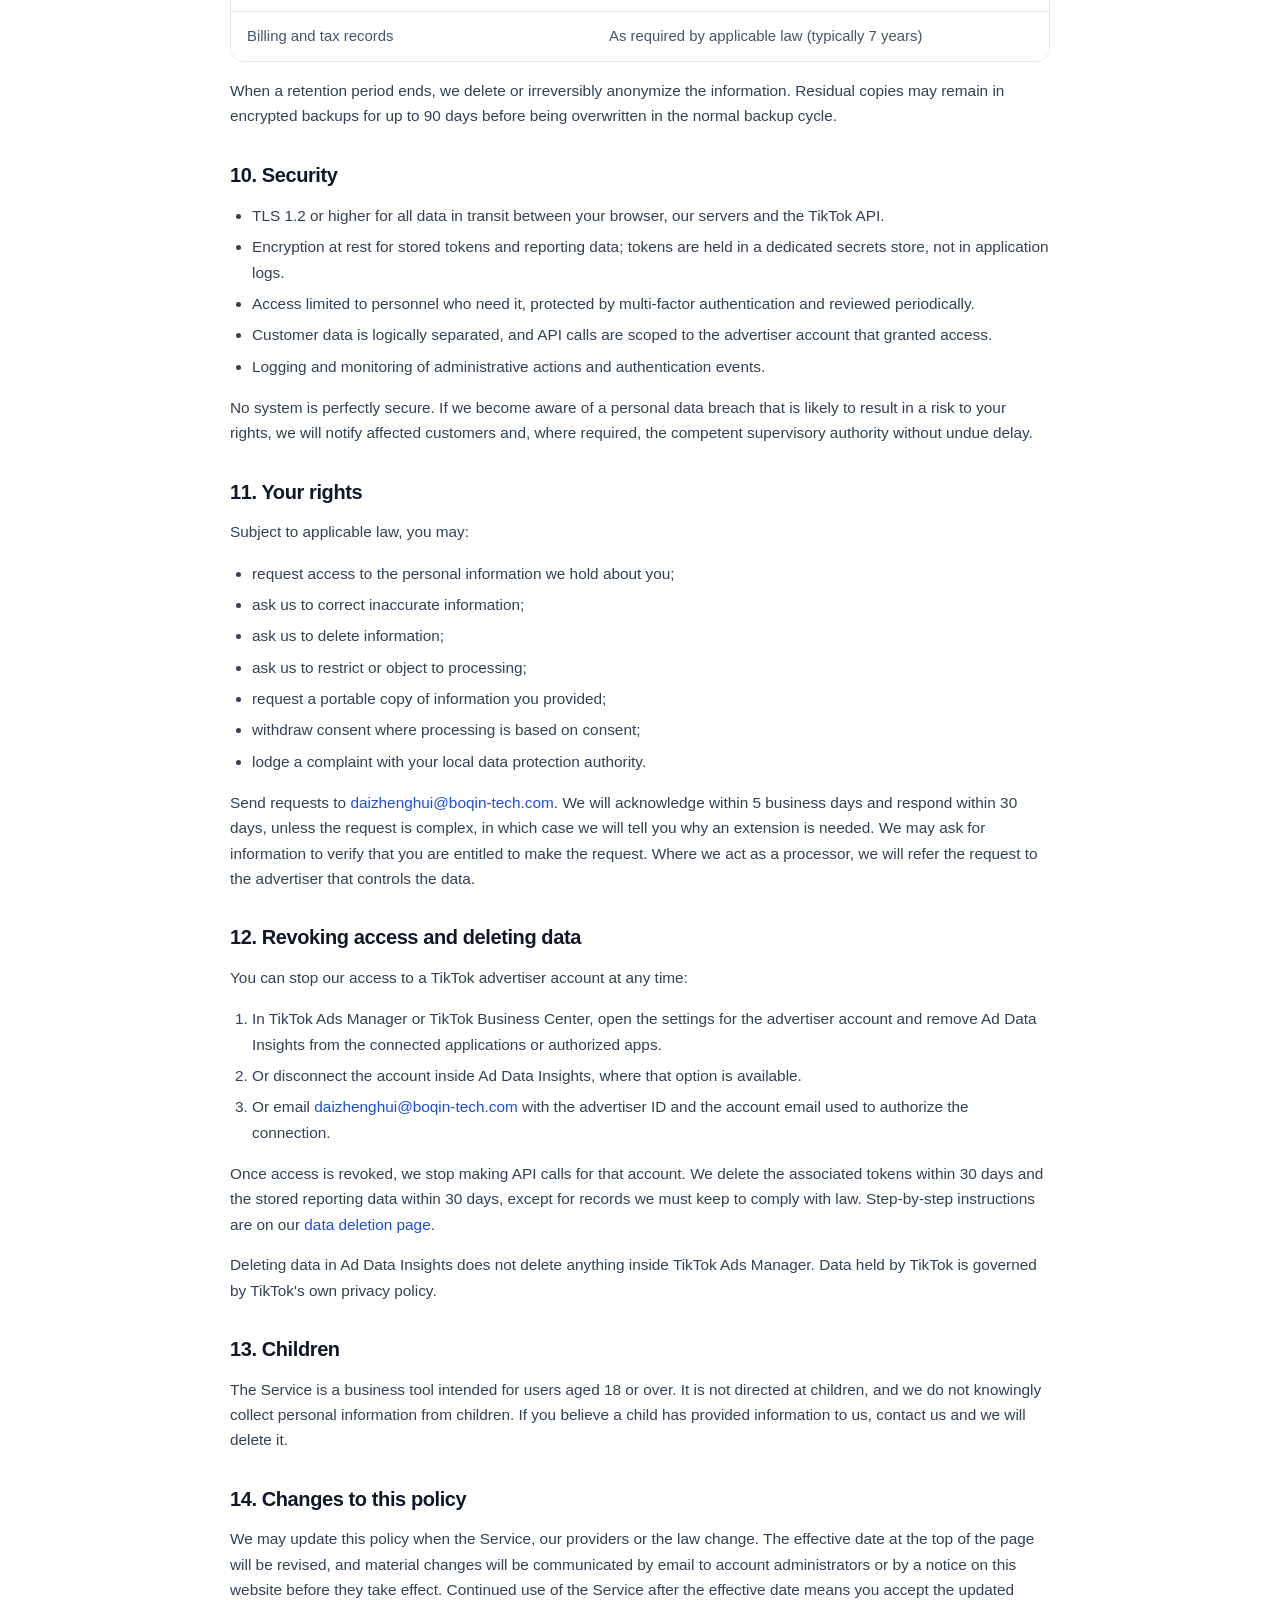
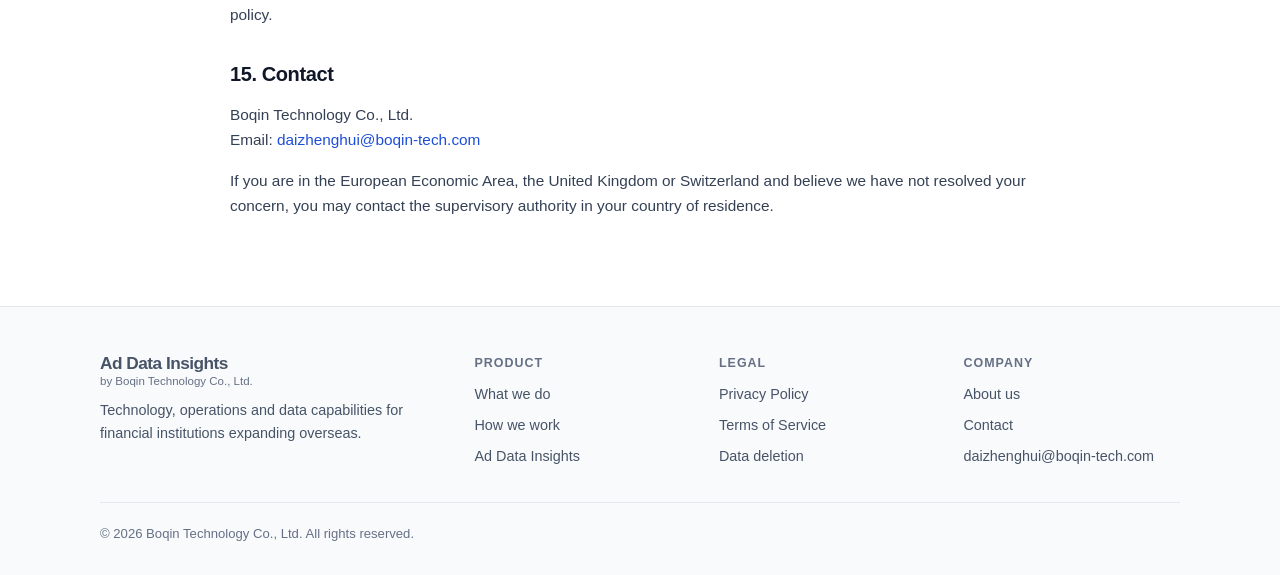
<file: privacy.html>
<!doctype html>
<html lang="en">
<head>
  <meta charset="utf-8">
  <meta name="viewport" content="width=device-width, initial-scale=1">
  <title>Privacy Policy — Ad Data Insights</title>
  <meta name="description" content="How Boqin Technology Co., Ltd. collects, uses, stores and deletes data in Ad Data Insights, including TikTok advertising data accessed through the TikTok Marketing API.">
  <link rel="canonical" href="https://www.boqin-tech.com/privacy.html">
  <link rel="stylesheet" href="assets/styles.css">
  <link rel="icon" href="assets/favicon.svg" type="image/svg+xml">
</head>
<body>

<header class="site-header">
  <div class="container header-inner">
    <a class="brand" href="./">Ad Data Insights<span>by Boqin Technology Co., Ltd.</span></a>
    <nav class="site-nav" aria-label="Primary">
      <a href="./#capabilities">What we do</a>
      <a href="./#product">Ad Data Insights</a>
      <a href="about.html">Company</a>
      <a href="contact.html">Contact</a>
      <a href="privacy.html" aria-current="page">Privacy Policy</a>
      <a href="terms.html">Terms of Service</a>
    </nav>
  </div>
</header>

<main class="legal">
  <div class="narrow">
    <h1>Privacy Policy</h1>
    <p class="meta">Effective date: 4 November 2026 · Last updated: 4 November 2026 · Version 2.0</p>

    <p>
      This Privacy Policy explains how Boqin Technology Co., Ltd. (“we”, “us”, “our”) collects, accesses, uses, stores,
      shares and deletes information in connection with the Ad Data Insights application and this website
      (together, the “Service”).
    </p>
    <p>
      Ad Data Insights is a reporting and analytics tool for advertising accounts. It connects to TikTok Ads
      through TikTok's official Marketing API (also called the TikTok API for Business) only after an
      authorized user grants permission, and it uses that access to retrieve, organize and analyze advertising
      performance data for the connected advertiser account.
    </p>

    <div class="toc">
      <strong>Contents</strong>
      <ol>
        <li><a href="#who">Who we are</a></li>
        <li><a href="#scope">Scope of this policy</a></li>
        <li><a href="#collect">Information we collect</a></li>
        <li><a href="#use">How we use information</a></li>
        <li><a href="#legal">Legal bases</a></li>
        <li><a href="#cookies">Cookies and tracking</a></li>
        <li><a href="#share">Sharing and service providers</a></li>
        <li><a href="#transfers">International transfers</a></li>
        <li><a href="#retention">Retention</a></li>
        <li><a href="#security">Security</a></li>
        <li><a href="#rights">Your rights</a></li>
        <li><a href="#revoke">Revoking access and deleting data</a></li>
        <li><a href="#children">Children</a></li>
        <li><a href="#changes">Changes to this policy</a></li>
        <li><a href="#contact">Contact</a></li>
      </ol>
    </div>

    <h2 id="who">1. Who we are</h2>
    <p>
      The Service is operated by Boqin Technology Co., Ltd.
    </p>
    <p>
      For the account and contact information described in section 3.1, we act as the data controller. For
      advertising data that belongs to a customer's advertiser account, the customer (the advertiser or the
      agency acting for the advertiser) is the controller and we act as a processor, processing that data only
      on the customer's documented instructions and for the purposes described in this policy.
    </p>
    <p>
      Privacy contact: <a href="mailto:daizhenghui@boqin-tech.com">daizhenghui@boqin-tech.com</a>.
    </p>

    <h2 id="scope">2. Scope of this policy</h2>
    <p>This policy applies to:</p>
    <ul>
      <li>this website and any pages under it;</li>
      <li>the Ad Data Insights application, including its authorization flow and reporting features;</li>
      <li>communications you send to us about the Service.</li>
    </ul>
    <p>
      It does not apply to TikTok, Google, Meta or any other third-party platform. Those platforms process
      information under their own privacy policies and terms, and we do not control their practices.
    </p>

    <h2 id="collect">3. Information we collect</h2>

    <h3>3.1 Information you give us</h3>
    <ul>
      <li><strong>Contact details</strong> — name, work email address, company name and any message content when you contact us, request a demo or ask for support.</li>
      <li><strong>Account details</strong> — the name and email address of the person who creates a workspace and the users they invite, where the Service provides user accounts.</li>
      <li><strong>Billing details</strong> — where a paid plan is purchased, billing contact and tax information. Card payments are processed by our payment provider; we do not store full card numbers.</li>
    </ul>

    <h3>3.2 TikTok authorization and account data</h3>
    <p>When you connect an advertiser account, TikTok's authorization flow returns:</p>
    <ul>
      <li>the advertiser account ID and account name, and the Business Center ID where applicable;</li>
      <li>the TikTok user ID of the person who authorized the connection;</li>
      <li>OAuth 2.0 access and refresh tokens, the permission scopes granted, and the authorization and expiry times.</li>
    </ul>
    <p>
      We never receive or store your TikTok password, and we do not ask for it. Authorization takes place on
      TikTok's own domain.
    </p>

    <h3>3.3 Advertising performance data</h3>
    <p>For each authorized advertiser account, and only within the scopes granted, we retrieve:</p>
    <ul>
      <li>campaign, ad group and ad identifiers, names, status and settings;</li>
      <li>creative metadata associated with those campaigns and ads;</li>
      <li>performance metrics such as impressions, reach, clicks, spend, conversions, video views and the reporting dates and dimensions attached to them;</li>
      <li>currency, time zone and attribution settings needed to interpret the metrics correctly.</li>
    </ul>
    <p>
      We do not access TikTok user profiles, direct messages, organic content, follower lists or audience
      identity data. The Service is a reporting tool, not a TikTok account management or content tool.
    </p>

    <h3>3.4 Technical and log data</h3>
    <p>
      When you use the website or the application, our hosting and infrastructure providers record standard
      technical information: IP address, browser type and user agent, request timestamps, the pages or
      endpoints requested, response status and error details. We use this information for security, abuse
      prevention and troubleshooting.
    </p>

    <h3>3.5 Information we do not collect</h3>
    <ul>
      <li>Special category data such as health, biometric or political opinions.</li>
      <li>TikTok user personal data, direct messages or organic content.</li>
      <li>Payment card numbers — these are handled by the payment processor.</li>
      <li>Precise location data from your device.</li>
    </ul>

    <h2 id="use">4. How we use information</h2>
    <div class="table-wrap">
      <table>
        <thead>
          <tr><th scope="col">Purpose</th><th scope="col">Information used</th></tr>
        </thead>
        <tbody>
          <tr><td>Authorize and maintain the connection to your advertiser account</td><td>3.2</td></tr>
          <tr><td>Retrieve advertising data and generate reports, analyses and exports</td><td>3.2, 3.3</td></tr>
          <tr><td>Provide support and respond to enquiries</td><td>3.1, 3.2, 3.4</td></tr>
          <tr><td>Secure the Service, detect abuse and investigate incidents</td><td>3.1, 3.2, 3.4</td></tr>
          <tr><td>Bill and administer paid plans</td><td>3.1</td></tr>
          <tr><td>Comply with legal, tax and regulatory obligations</td><td>3.1, 3.2, 3.4</td></tr>
          <tr><td>Improve features using aggregated, de-identified usage information</td><td>3.3, 3.4</td></tr>
        </tbody>
      </table>
    </div>
    <p style="margin-top:16px">
      We do not sell personal information or advertising data. We do not use TikTok advertising data for
      cross-context behavioural advertising, audience building, profiling or resale, and we do not combine it
      with data from other advertisers.
    </p>

    <h2 id="legal">5. Legal bases</h2>
    <p>Where the GDPR or comparable legislation applies, we rely on:</p>
    <ul>
      <li><strong>Performance of a contract</strong> — to provide the Service you or your organization have engaged us for.</li>
      <li><strong>Legitimate interests</strong> — to secure the Service, prevent abuse, troubleshoot, and improve our product, balanced against your rights.</li>
      <li><strong>Legal obligation</strong> — to keep records required by tax, accounting and other laws.</li>
      <li><strong>Consent</strong> — where we ask for it explicitly, for example for optional product communications. You may withdraw consent at any time.</li>
    </ul>

    <h2 id="cookies">6. Cookies and tracking</h2>
    <p>
      This website does not set advertising cookies and does not include third-party analytics, tracking
      pixels or social media embeds. The application uses only the cookies or local storage strictly necessary
      to keep a signed-in session working and to protect against request forgery. If we introduce optional
      analytics in the future, we will update this policy and, where required, ask for consent first.
    </p>

    <h2 id="share">7. Sharing and service providers</h2>
    <p>
      We share information only as needed to run the Service, and only with providers bound by confidentiality
      and data protection terms:
    </p>
    <div class="table-wrap">
      <table>
        <thead>
          <tr><th scope="col">Recipient</th><th scope="col">Purpose</th></tr>
        </thead>
        <tbody>
          <tr><td>Cloud hosting and infrastructure provider (GitHub, Inc.)</td><td>Hosting the website and application, storing encrypted data</td></tr>
          <tr><td>Email and support provider</td><td>Receiving and answering your messages</td></tr>
          <tr><td>Payment processor</td><td>Processing subscription payments, where a paid plan is used</td></tr>
          <tr><td>Professional advisers and auditors</td><td>Legal, accounting and compliance advice, under confidentiality</td></tr>
          <tr><td>Authorities and courts</td><td>Where required by law or to establish, exercise or defend legal claims</td></tr>
        </tbody>
      </table>
    </div>
    <p style="margin-top:16px">
      We do not share advertising data with other advertisers, and we do not provide it to data brokers. If we
      engage a new subprocessor that processes customer advertising data, we will update this policy before
      that processing begins. Where we process personal data on your behalf, a data processing agreement is
      available on request at <a href="mailto:daizhenghui@boqin-tech.com">daizhenghui@boqin-tech.com</a>.
    </p>

    <h2 id="transfers">8. International transfers</h2>
    <p>
      We may process information in countries other than the one where you are located, including where our
      hosting and support providers operate. Where information protected by the GDPR is transferred outside the
      European Economic Area, we rely on an adequacy decision or on Standard Contractual Clauses together with
      supplementary technical and organizational measures. You can ask us for a copy of the relevant safeguards
      at <a href="mailto:daizhenghui@boqin-tech.com">daizhenghui@boqin-tech.com</a>.
    </p>

    <h2 id="retention">9. Retention</h2>
    <div class="table-wrap">
      <table>
        <thead>
          <tr><th scope="col">Information</th><th scope="col">Retention period</th></tr>
        </thead>
        <tbody>
          <tr><td>Advertiser connection and account identifiers</td><td>Until you disconnect the account, then 30 days</td></tr>
          <tr><td>OAuth access and refresh tokens</td><td>Until you revoke access, then 30 days</td></tr>
          <tr><td>Campaign structure and performance data</td><td>Up to 12 months from retrieval, unless you delete it earlier</td></tr>
          <tr><td>Reports and exports generated by you</td><td>Up to 12 months, or until you delete them</td></tr>
          <tr><td>Service and security logs</td><td>90 days</td></tr>
          <tr><td>Support correspondence</td><td>24 months from the last message</td></tr>
          <tr><td>Billing and tax records</td><td>As required by applicable law (typically 7 years)</td></tr>
        </tbody>
      </table>
    </div>
    <p style="margin-top:16px">
      When a retention period ends, we delete or irreversibly anonymize the information. Residual copies may
      remain in encrypted backups for up to 90 days before being overwritten in the normal backup cycle.
    </p>

    <h2 id="security">10. Security</h2>
    <ul>
      <li>TLS 1.2 or higher for all data in transit between your browser, our servers and the TikTok API.</li>
      <li>Encryption at rest for stored tokens and reporting data; tokens are held in a dedicated secrets store, not in application logs.</li>
      <li>Access limited to personnel who need it, protected by multi-factor authentication and reviewed periodically.</li>
      <li>Customer data is logically separated, and API calls are scoped to the advertiser account that granted access.</li>
      <li>Logging and monitoring of administrative actions and authentication events.</li>
    </ul>
    <p>
      No system is perfectly secure. If we become aware of a personal data breach that is likely to result in
      a risk to your rights, we will notify affected customers and, where required, the competent supervisory
      authority without undue delay.
    </p>

    <h2 id="rights">11. Your rights</h2>
    <p>Subject to applicable law, you may:</p>
    <ul>
      <li>request access to the personal information we hold about you;</li>
      <li>ask us to correct inaccurate information;</li>
      <li>ask us to delete information;</li>
      <li>ask us to restrict or object to processing;</li>
      <li>request a portable copy of information you provided;</li>
      <li>withdraw consent where processing is based on consent;</li>
      <li>lodge a complaint with your local data protection authority.</li>
    </ul>
    <p>
      Send requests to <a href="mailto:daizhenghui@boqin-tech.com">daizhenghui@boqin-tech.com</a>. We will acknowledge within 5 business days and
      respond within 30 days, unless the request is complex, in which case we will tell you why an extension is
      needed. We may ask for information to verify that you are entitled to make the request. Where we act as a
      processor, we will refer the request to the advertiser that controls the data.
    </p>

    <h2 id="revoke">12. Revoking access and deleting data</h2>
    <p>You can stop our access to a TikTok advertiser account at any time:</p>
    <ol>
      <li>In TikTok Ads Manager or TikTok Business Center, open the settings for the advertiser account and remove Ad Data Insights from the connected applications or authorized apps.</li>
      <li>Or disconnect the account inside Ad Data Insights, where that option is available.</li>
      <li>Or email <a href="mailto:daizhenghui@boqin-tech.com">daizhenghui@boqin-tech.com</a> with the advertiser ID and the account email used to authorize the connection.</li>
    </ol>
    <p>
      Once access is revoked, we stop making API calls for that account. We delete the associated tokens within
      30 days and the stored reporting data within 30 days, except for records we must keep to comply with law.
      Step-by-step instructions are on our <a href="data-deletion.html">data deletion page</a>.
    </p>
    <p>
      Deleting data in Ad Data Insights does not delete anything inside TikTok Ads Manager. Data held by TikTok
      is governed by TikTok's own privacy policy.
    </p>

    <h2 id="children">13. Children</h2>
    <p>
      The Service is a business tool intended for users aged 18 or over. It is not directed at children, and we
      do not knowingly collect personal information from children. If you believe a child has provided
      information to us, contact us and we will delete it.
    </p>

    <h2 id="changes">14. Changes to this policy</h2>
    <p>
      We may update this policy when the Service, our providers or the law change. The effective date at the top
      of the page will be revised, and material changes will be communicated by email to account administrators
      or by a notice on this website before they take effect. Continued use of the Service after the effective
      date means you accept the updated policy.
    </p>

    <h2 id="contact">15. Contact</h2>
    <p>
      Boqin Technology Co., Ltd.<br>
      Email: <a href="mailto:daizhenghui@boqin-tech.com">daizhenghui@boqin-tech.com</a>
    </p>
    <p class="small muted">
      If you are in the European Economic Area, the United Kingdom or Switzerland and believe we have not
      resolved your concern, you may contact the supervisory authority in your country of residence.
    </p>
  </div>
</main>

<footer class="site-footer">
  <div class="container">
    <div class="footer-grid">
      <div class="footer-brand">
        <a class="brand" href="./">Ad Data Insights<span>by Boqin Technology Co., Ltd.</span></a>
        <p>Technology, operations and data capabilities for financial institutions expanding overseas.</p>
      </div>
      <div>
        <h4>Product</h4>
        <ul>
          <li><a href="./#capabilities">What we do</a></li>
          <li><a href="./#approach">How we work</a></li>
          <li><a href="./#product">Ad Data Insights</a></li>
        </ul>
      </div>
      <div>
        <h4>Legal</h4>
        <ul>
          <li><a href="privacy.html">Privacy Policy</a></li>
          <li><a href="terms.html">Terms of Service</a></li>
          <li><a href="data-deletion.html">Data deletion</a></li>
        </ul>
      </div>
      <div>
        <h4>Company</h4>
        <ul>
          <li><a href="about.html">About us</a></li>
          <li><a href="contact.html">Contact</a></li>
          <li><a href="mailto:daizhenghui@boqin-tech.com">daizhenghui@boqin-tech.com</a></li>
        </ul>
      </div>
    </div>
    <div class="footer-bottom">
      <span>© 2026 Boqin Technology Co., Ltd. All rights reserved.</span>
    </div>
  </div>
</footer>

</body>
</html>
</file>
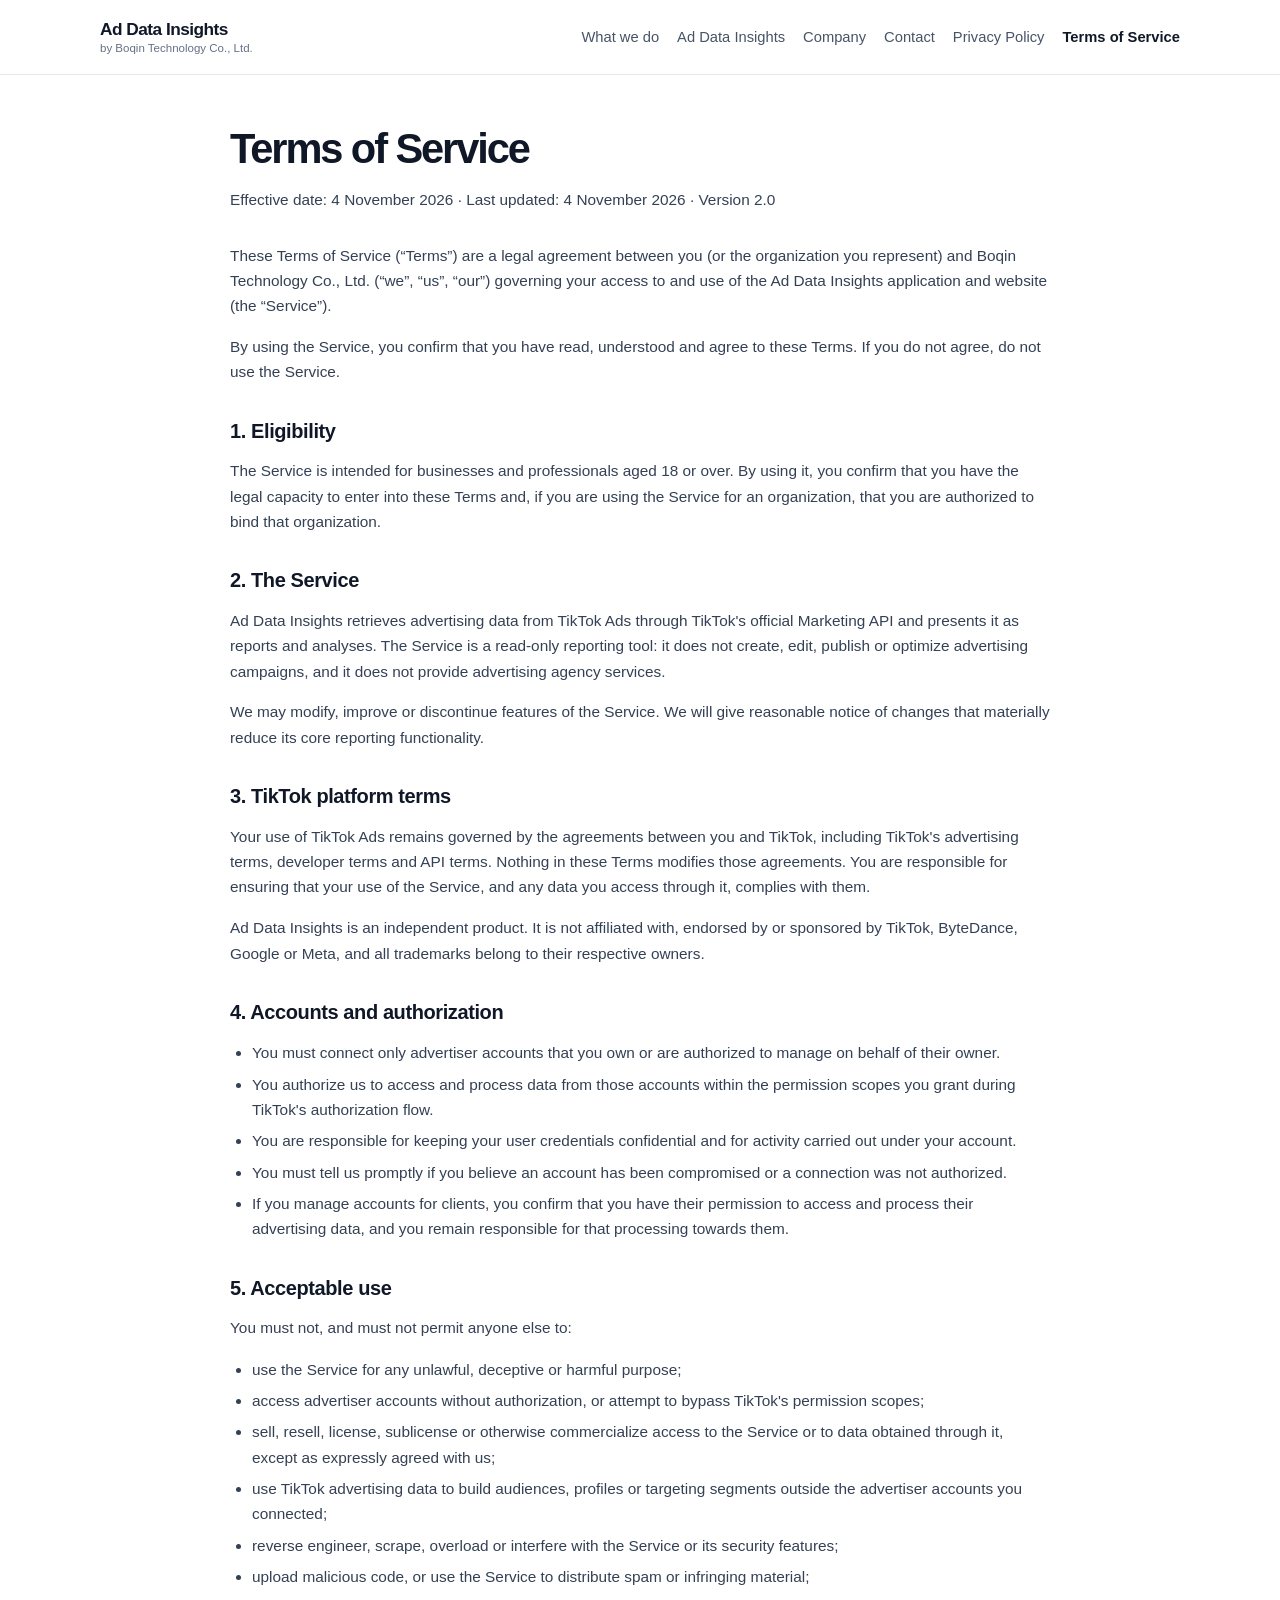
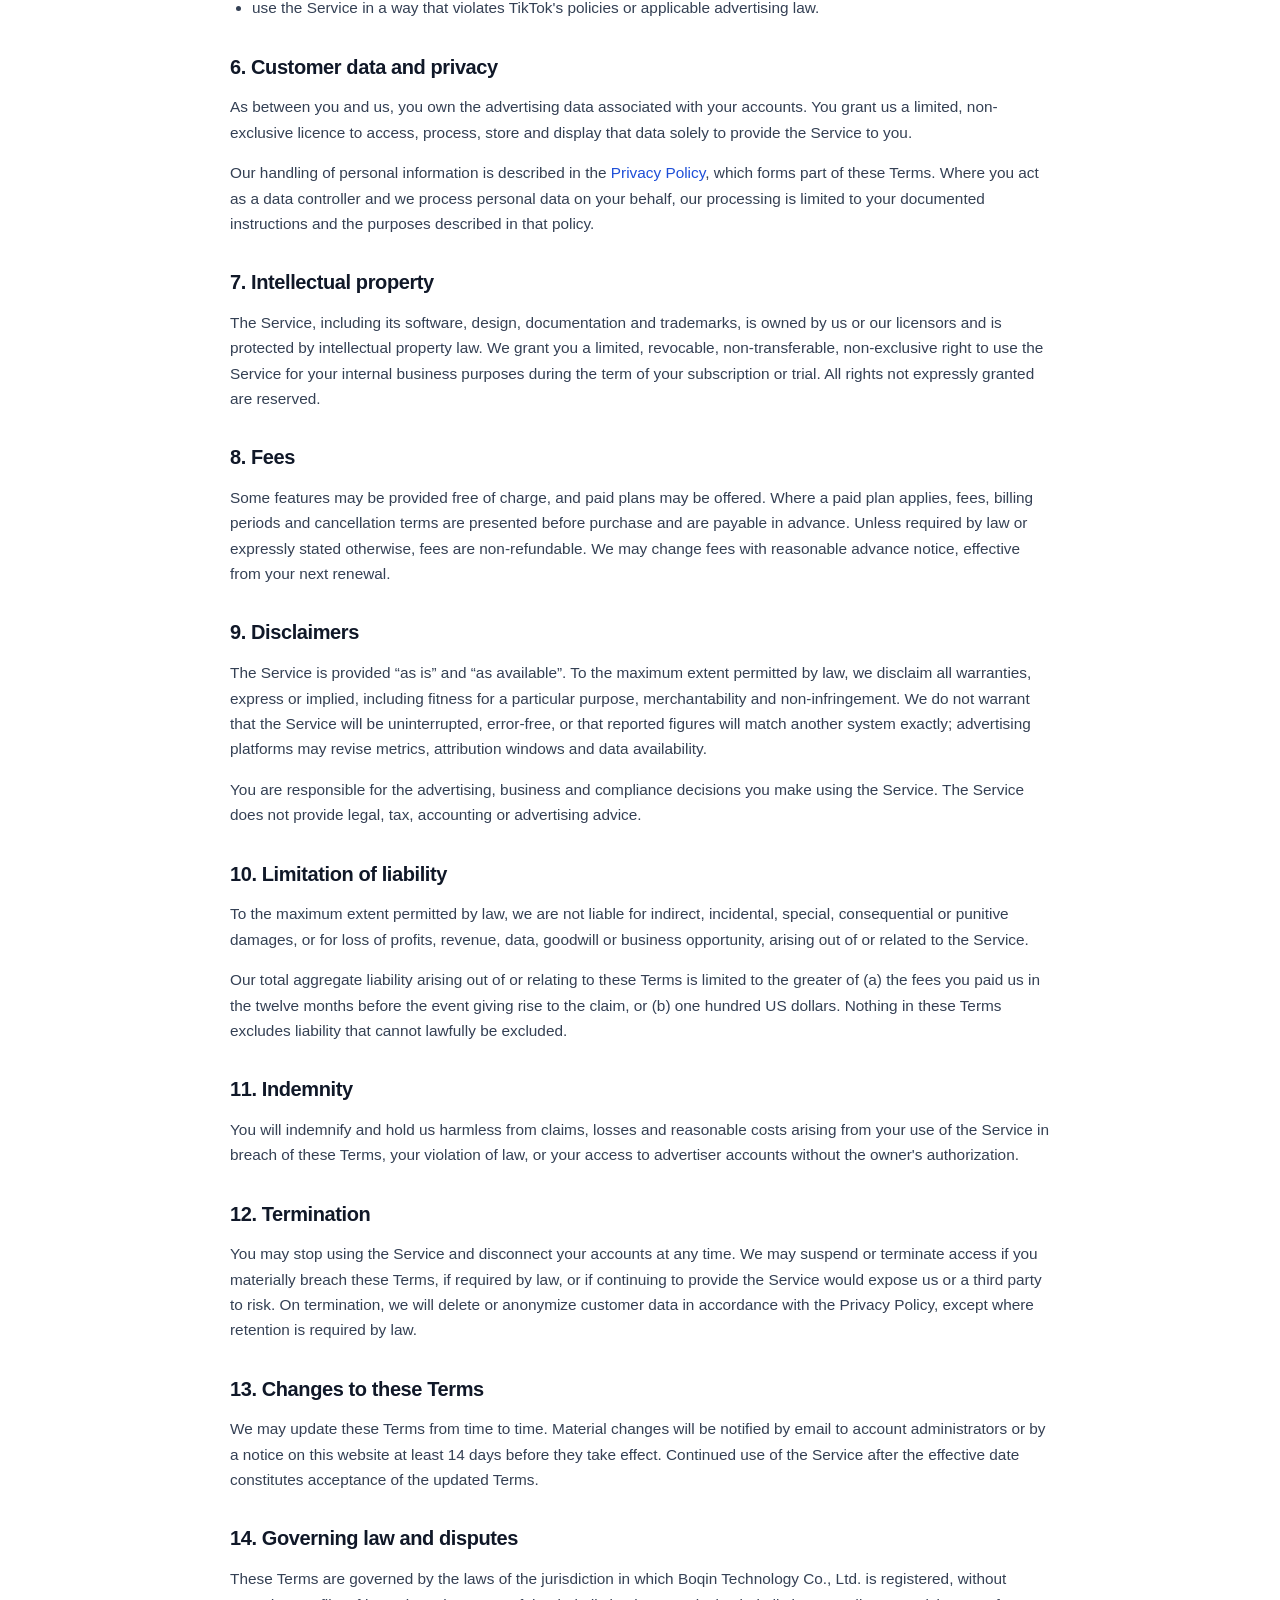
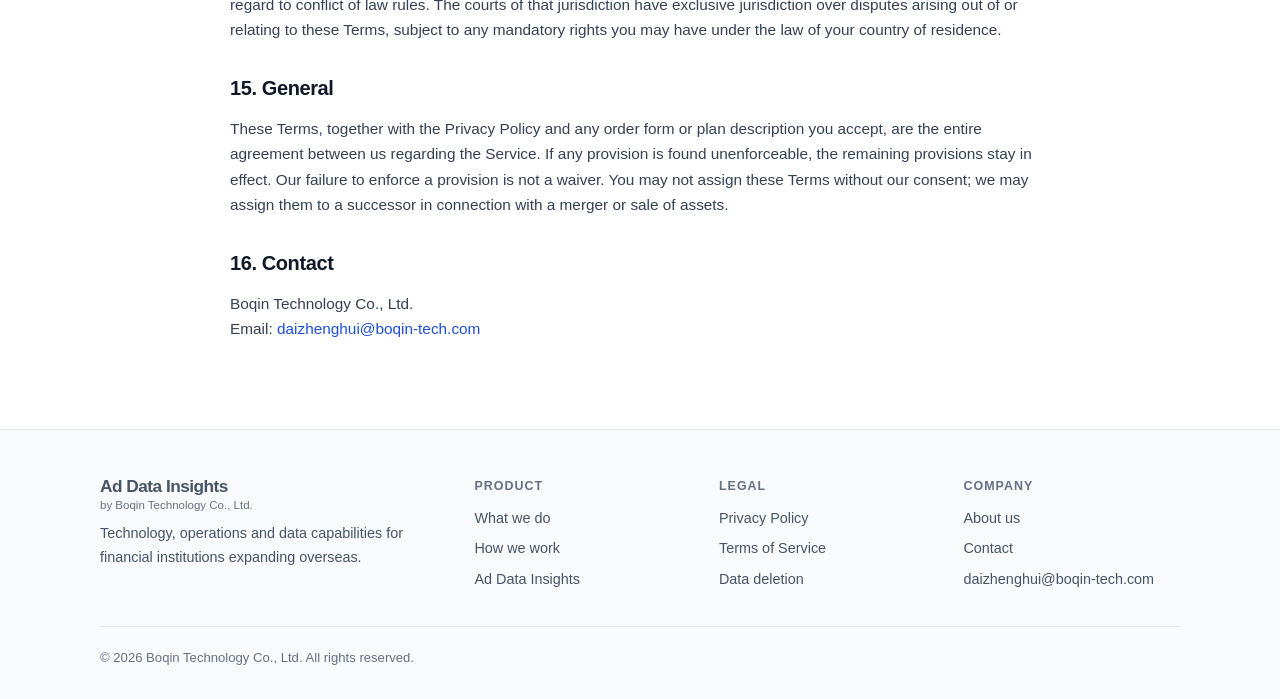
<file: terms.html>
<!doctype html>
<html lang="en">
<head>
  <meta charset="utf-8">
  <meta name="viewport" content="width=device-width, initial-scale=1">
  <title>Terms of Service — Ad Data Insights</title>
  <meta name="description" content="Terms of Service for Ad Data Insights, a TikTok Ads reporting application operated by Boqin Technology Co., Ltd.">
  <link rel="canonical" href="https://www.boqin-tech.com/terms.html">
  <link rel="stylesheet" href="assets/styles.css">
  <link rel="icon" href="assets/favicon.svg" type="image/svg+xml">
</head>
<body>

<header class="site-header">
  <div class="container header-inner">
    <a class="brand" href="./">Ad Data Insights<span>by Boqin Technology Co., Ltd.</span></a>
    <nav class="site-nav" aria-label="Primary">
      <a href="./#capabilities">What we do</a>
      <a href="./#product">Ad Data Insights</a>
      <a href="about.html">Company</a>
      <a href="contact.html">Contact</a>
      <a href="privacy.html">Privacy Policy</a>
      <a href="terms.html" aria-current="page">Terms of Service</a>
    </nav>
  </div>
</header>

<main class="legal">
  <div class="narrow">
    <h1>Terms of Service</h1>
    <p class="meta">Effective date: 4 November 2026 · Last updated: 4 November 2026 · Version 2.0</p>

    <p>
      These Terms of Service (“Terms”) are a legal agreement between you (or the organization you represent)
      and Boqin Technology Co., Ltd. (“we”, “us”, “our”) governing your access to and use of the Ad Data Insights
      application and website (the “Service”).
    </p>
    <p>By using the Service, you confirm that you have read, understood and agree to these Terms. If you do not agree, do not use the Service.</p>

    <h2>1. Eligibility</h2>
    <p>
      The Service is intended for businesses and professionals aged 18 or over. By using it, you confirm that
      you have the legal capacity to enter into these Terms and, if you are using the Service for an
      organization, that you are authorized to bind that organization.
    </p>

    <h2>2. The Service</h2>
    <p>
      Ad Data Insights retrieves advertising data from TikTok Ads through TikTok's official Marketing API and
      presents it as reports and analyses. The Service is a read-only reporting tool: it does not create, edit,
      publish or optimize advertising campaigns, and it does not provide advertising agency services.
    </p>
    <p>
      We may modify, improve or discontinue features of the Service. We will give reasonable notice of changes
      that materially reduce its core reporting functionality.
    </p>

    <h2>3. TikTok platform terms</h2>
    <p>
      Your use of TikTok Ads remains governed by the agreements between you and TikTok, including TikTok's
      advertising terms, developer terms and API terms. Nothing in these Terms modifies those agreements.
      You are responsible for ensuring that your use of the Service, and any data you access through it,
      complies with them.
    </p>
    <p>
      Ad Data Insights is an independent product. It is not affiliated with, endorsed by or sponsored by
      TikTok, ByteDance, Google or Meta, and all trademarks belong to their respective owners.
    </p>

    <h2>4. Accounts and authorization</h2>
    <ul>
      <li>You must connect only advertiser accounts that you own or are authorized to manage on behalf of their owner.</li>
      <li>You authorize us to access and process data from those accounts within the permission scopes you grant during TikTok's authorization flow.</li>
      <li>You are responsible for keeping your user credentials confidential and for activity carried out under your account.</li>
      <li>You must tell us promptly if you believe an account has been compromised or a connection was not authorized.</li>
      <li>If you manage accounts for clients, you confirm that you have their permission to access and process their advertising data, and you remain responsible for that processing towards them.</li>
    </ul>

    <h2>5. Acceptable use</h2>
    <p>You must not, and must not permit anyone else to:</p>
    <ul>
      <li>use the Service for any unlawful, deceptive or harmful purpose;</li>
      <li>access advertiser accounts without authorization, or attempt to bypass TikTok's permission scopes;</li>
      <li>sell, resell, license, sublicense or otherwise commercialize access to the Service or to data obtained through it, except as expressly agreed with us;</li>
      <li>use TikTok advertising data to build audiences, profiles or targeting segments outside the advertiser accounts you connected;</li>
      <li>reverse engineer, scrape, overload or interfere with the Service or its security features;</li>
      <li>upload malicious code, or use the Service to distribute spam or infringing material;</li>
      <li>use the Service in a way that violates TikTok's policies or applicable advertising law.</li>
    </ul>

    <h2>6. Customer data and privacy</h2>
    <p>
      As between you and us, you own the advertising data associated with your accounts. You grant us a
      limited, non-exclusive licence to access, process, store and display that data solely to provide the
      Service to you.
    </p>
    <p>
      Our handling of personal information is described in the <a href="privacy.html">Privacy Policy</a>,
      which forms part of these Terms. Where you act as a data controller and we process personal data on your
      behalf, our processing is limited to your documented instructions and the purposes described in that
      policy.
    </p>

    <h2>7. Intellectual property</h2>
    <p>
      The Service, including its software, design, documentation and trademarks, is owned by us or our
      licensors and is protected by intellectual property law. We grant you a limited, revocable,
      non-transferable, non-exclusive right to use the Service for your internal business purposes during the
      term of your subscription or trial. All rights not expressly granted are reserved.
    </p>

    <h2>8. Fees</h2>
    <p>
      Some features may be provided free of charge, and paid plans may be offered. Where a paid plan applies,
      fees, billing periods and cancellation terms are presented before purchase and are payable in advance.
      Unless required by law or expressly stated otherwise, fees are non-refundable. We may change fees with
      reasonable advance notice, effective from your next renewal.
    </p>

    <h2>9. Disclaimers</h2>
    <p>
      The Service is provided “as is” and “as available”. To the maximum extent permitted by law, we disclaim
      all warranties, express or implied, including fitness for a particular purpose, merchantability and
      non-infringement. We do not warrant that the Service will be uninterrupted, error-free, or that reported
      figures will match another system exactly; advertising platforms may revise metrics, attribution windows
      and data availability.
    </p>
    <p>
      You are responsible for the advertising, business and compliance decisions you make using the Service.
      The Service does not provide legal, tax, accounting or advertising advice.
    </p>

    <h2>10. Limitation of liability</h2>
    <p>
      To the maximum extent permitted by law, we are not liable for indirect, incidental, special,
      consequential or punitive damages, or for loss of profits, revenue, data, goodwill or business
      opportunity, arising out of or related to the Service.
    </p>
    <p>
      Our total aggregate liability arising out of or relating to these Terms is limited to the greater of
      (a) the fees you paid us in the twelve months before the event giving rise to the claim, or (b) one
      hundred US dollars. Nothing in these Terms excludes liability that cannot lawfully be excluded.
    </p>

    <h2>11. Indemnity</h2>
    <p>
      You will indemnify and hold us harmless from claims, losses and reasonable costs arising from your use of
      the Service in breach of these Terms, your violation of law, or your access to advertiser accounts
      without the owner's authorization.
    </p>

    <h2>12. Termination</h2>
    <p>
      You may stop using the Service and disconnect your accounts at any time. We may suspend or terminate
      access if you materially breach these Terms, if required by law, or if continuing to provide the Service
      would expose us or a third party to risk. On termination, we will delete or anonymize customer data in
      accordance with the Privacy Policy, except where retention is required by law.
    </p>

    <h2>13. Changes to these Terms</h2>
    <p>
      We may update these Terms from time to time. Material changes will be notified by email to account
      administrators or by a notice on this website at least 14 days before they take effect. Continued use of
      the Service after the effective date constitutes acceptance of the updated Terms.
    </p>

    <h2>14. Governing law and disputes</h2>
    <p>
      These Terms are governed by the laws of the jurisdiction in which Boqin Technology Co., Ltd. is registered,
      without regard to conflict of law rules. The courts of that jurisdiction have exclusive jurisdiction
      over disputes arising out of or relating to these Terms, subject to any mandatory rights you may have
      under the law of your country of residence.
    </p>

    <h2>15. General</h2>
    <p>
      These Terms, together with the Privacy Policy and any order form or plan description you accept, are the
      entire agreement between us regarding the Service. If any provision is found unenforceable, the remaining
      provisions stay in effect. Our failure to enforce a provision is not a waiver. You may not assign these
      Terms without our consent; we may assign them to a successor in connection with a merger or sale of
      assets.
    </p>

    <h2>16. Contact</h2>
    <p>
      Boqin Technology Co., Ltd.<br>
      Email: <a href="mailto:daizhenghui@boqin-tech.com">daizhenghui@boqin-tech.com</a>
    </p>
  </div>
</main>

<footer class="site-footer">
  <div class="container">
    <div class="footer-grid">
      <div class="footer-brand">
        <a class="brand" href="./">Ad Data Insights<span>by Boqin Technology Co., Ltd.</span></a>
        <p>Technology, operations and data capabilities for financial institutions expanding overseas.</p>
      </div>
      <div>
        <h4>Product</h4>
        <ul>
          <li><a href="./#capabilities">What we do</a></li>
          <li><a href="./#approach">How we work</a></li>
          <li><a href="./#product">Ad Data Insights</a></li>
        </ul>
      </div>
      <div>
        <h4>Legal</h4>
        <ul>
          <li><a href="privacy.html">Privacy Policy</a></li>
          <li><a href="terms.html">Terms of Service</a></li>
          <li><a href="data-deletion.html">Data deletion</a></li>
        </ul>
      </div>
      <div>
        <h4>Company</h4>
        <ul>
          <li><a href="about.html">About us</a></li>
          <li><a href="contact.html">Contact</a></li>
          <li><a href="mailto:daizhenghui@boqin-tech.com">daizhenghui@boqin-tech.com</a></li>
        </ul>
      </div>
    </div>
    <div class="footer-bottom">
      <span>© 2026 Boqin Technology Co., Ltd. All rights reserved.</span>
    </div>
  </div>
</footer>

</body>
</html>
</file>
<file: assets/styles.css>
/* Ad Data Insights — site stylesheet
   Shared by every page. Keep in sync with the design tokens below. */

:root {
  color-scheme: light;
  --ink: #101828;
  --muted: #475467;
  --faint: #667085;
  --line: #e4e7ec;
  --soft: #f8fafc;
  --accent: #1d4ed8;
  --accent-dark: #163ea8;
  --accent-soft: #eef3ff;
  --radius: 14px;
  --container: 1080px;
  --narrow: 820px;
}

* { box-sizing: border-box; }

html { -webkit-text-size-adjust: 100%; }

body {
  margin: 0;
  font-family: Inter, -apple-system, BlinkMacSystemFont, "Segoe UI", Roboto, Arial, sans-serif;
  color: var(--ink);
  background: #fff;
  line-height: 1.65;
  font-size: 16px;
}

img { max-width: 100%; }

a { color: var(--accent); text-decoration: none; }
a:hover { text-decoration: underline; }

.container { width: min(var(--container), calc(100% - 40px)); margin: 0 auto; }
.narrow { width: min(var(--narrow), calc(100% - 40px)); margin: 0 auto; }

/* Header ------------------------------------------------------------------ */
.site-header {
  border-bottom: 1px solid var(--line);
  background: rgba(255, 255, 255, .92);
  position: sticky;
  top: 0;
  z-index: 20;
  backdrop-filter: blur(8px);
}

.header-inner {
  min-height: 74px;
  display: flex;
  align-items: center;
  justify-content: space-between;
  gap: 20px;
  flex-wrap: wrap;
  padding: 10px 0;
}

.brand {
  font-weight: 750;
  font-size: 1.08rem;
  letter-spacing: -.03em;
  color: var(--ink);
  display: inline-flex;
  flex-direction: column;
  line-height: 1.25;
}
.brand span { font-size: .72rem; font-weight: 500; color: var(--faint); letter-spacing: 0; }
.brand:hover { text-decoration: none; }

.site-nav { display: flex; flex-wrap: wrap; gap: 4px 18px; align-items: center; }
.site-nav a { color: var(--muted); font-size: .92rem; }
.site-nav a:hover { color: var(--accent); text-decoration: none; }
.site-nav a[aria-current="page"] { color: var(--ink); font-weight: 600; }

/* Buttons ----------------------------------------------------------------- */
.btn {
  display: inline-block;
  padding: 11px 18px;
  border-radius: 10px;
  border: 1px solid var(--line);
  background: #fff;
  color: var(--ink);
  font-weight: 600;
  font-size: .95rem;
  text-align: center;
}
.btn:hover { text-decoration: none; border-color: #cdd5df; }
.btn.primary { background: var(--accent); border-color: var(--accent); color: #fff; }
.btn.primary:hover { background: var(--accent-dark); border-color: var(--accent-dark); }
.btn-row { display: flex; flex-wrap: wrap; gap: 12px; margin-top: 26px; }

/* Hero -------------------------------------------------------------------- */
.hero {
  padding: 78px 0 66px;
  background:
    radial-gradient(1100px 420px at 15% -10%, #eaf0ff 0%, rgba(234, 240, 255, 0) 62%),
    linear-gradient(180deg, #fbfcff 0%, #fff 100%);
  border-bottom: 1px solid var(--line);
}
.eyebrow {
  color: var(--accent);
  font-size: .78rem;
  font-weight: 750;
  text-transform: uppercase;
  letter-spacing: .13em;
  margin: 0 0 14px;
}
h1 {
  font-size: clamp(2.15rem, 5.2vw, 3.6rem);
  line-height: 1.08;
  letter-spacing: -.05em;
  margin: 0 0 18px;
  max-width: 800px;
}
.lead { font-size: 1.12rem; color: var(--muted); max-width: 720px; margin: 0; }
.hero-meta { display: flex; flex-wrap: wrap; gap: 8px 22px; margin-top: 24px; color: var(--faint); font-size: .88rem; }

/* Sections ---------------------------------------------------------------- */
section { padding: 62px 0; }
section.tight { padding: 48px 0; }
section.soft { background: var(--soft); border-top: 1px solid var(--line); border-bottom: 1px solid var(--line); }

h2 {
  font-size: clamp(1.5rem, 3vw, 1.95rem);
  line-height: 1.22;
  letter-spacing: -.035em;
  margin: 0 0 12px;
}
h3 { font-size: 1.05rem; margin: 0 0 6px; letter-spacing: -.01em; }
.section-lead { color: var(--muted); max-width: 760px; margin: 0 0 28px; }

.grid { display: grid; grid-template-columns: repeat(3, minmax(0, 1fr)); gap: 16px; }
.grid.two { grid-template-columns: repeat(2, minmax(0, 1fr)); }

.card {
  border: 1px solid var(--line);
  border-radius: var(--radius);
  background: #fff;
  padding: 22px;
}
.card p { margin: 0; color: var(--muted); font-size: .95rem; }
.card .num {
  display: inline-flex; align-items: center; justify-content: center;
  width: 28px; height: 28px; border-radius: 50%;
  background: var(--accent-soft); color: var(--accent);
  font-size: .85rem; font-weight: 700; margin-bottom: 12px;
}

.steps { display: grid; grid-template-columns: repeat(3, minmax(0, 1fr)); gap: 16px; counter-reset: step; }

.callout {
  border-left: 3px solid var(--accent);
  background: var(--accent-soft);
  border-radius: 0 10px 10px 0;
  padding: 14px 18px;
  color: #1e3a8a;
  font-size: .94rem;
}
.callout p { margin: 0; }

.notice {
  border: 1px solid var(--line);
  background: var(--soft);
  border-radius: 12px;
  padding: 16px 18px;
  color: var(--muted);
  font-size: .92rem;
}

/* Tables ------------------------------------------------------------------ */
.table-wrap { overflow-x: auto; border: 1px solid var(--line); border-radius: var(--radius); }
table { width: 100%; border-collapse: collapse; font-size: .93rem; background: #fff; }
th, td { text-align: left; padding: 12px 16px; border-bottom: 1px solid var(--line); vertical-align: top; }
th { background: var(--soft); font-size: .8rem; text-transform: uppercase; letter-spacing: .06em; color: var(--faint); font-weight: 650; }
tr:last-child td { border-bottom: 0; }
td { color: var(--muted); }
td strong { color: var(--ink); }

/* Company ----------------------------------------------------------------- */
.company-card {
  display: grid;
  grid-template-columns: 1.4fr 1fr;
  gap: 24px;
  align-items: start;
  border: 1px solid var(--line);
  border-radius: 18px;
  padding: 26px;
  background: #fff;
}
.company-card h2 { margin-bottom: 10px; }

dl.facts { margin: 0; display: grid; gap: 10px; }
dl.facts div { display: grid; grid-template-columns: 150px 1fr; gap: 10px; font-size: .9rem; }
dl.facts dt { color: var(--faint); }
dl.facts dd { margin: 0; color: var(--ink); overflow-wrap: anywhere; }

/* CTA --------------------------------------------------------------------- */
.cta {
  border-radius: 18px;
  padding: 34px;
  background: linear-gradient(135deg, #102a6b, #1d4ed8);
  color: #fff;
  display: flex;
  flex-wrap: wrap;
  align-items: center;
  justify-content: space-between;
  gap: 18px;
}
.cta h2 { color: #fff; margin: 0 0 6px; }
.cta p { color: #d6e0ff; margin: 0; max-width: 560px; }
.cta .btn { background: #fff; border-color: #fff; color: #163ea8; }

/* Footer ------------------------------------------------------------------ */
.site-footer { border-top: 1px solid var(--line); background: var(--soft); padding: 46px 0 30px; font-size: .9rem; }
.footer-grid { display: grid; grid-template-columns: 1.6fr 1fr 1fr 1fr; gap: 28px; }
.footer-grid h4 { font-size: .78rem; text-transform: uppercase; letter-spacing: .08em; color: var(--faint); margin: 0 0 10px; }
.footer-grid ul { list-style: none; margin: 0; padding: 0; display: grid; gap: 7px; }
.footer-grid a { color: var(--muted); }
.footer-brand p { color: var(--muted); margin: 10px 0 0; max-width: 320px; }
.footer-bottom {
  margin-top: 34px; padding-top: 20px; border-top: 1px solid var(--line);
  display: flex; flex-wrap: wrap; justify-content: space-between; gap: 8px 24px;
  color: var(--faint); font-size: .82rem;
}

/* Legal pages ------------------------------------------------------------- */
.legal { padding: 52px 0 72px; }
.legal h1 { font-size: clamp(1.9rem, 4vw, 2.6rem); margin-bottom: 8px; }
.meta { color: var(--faint); font-size: .88rem; margin-bottom: 30px; }
.legal h2 { font-size: 1.25rem; margin: 34px 0 8px; letter-spacing: -.02em; }
.legal h3 { font-size: 1rem; margin: 20px 0 6px; }
.legal p, .legal li { color: #344054; font-size: .96rem; }
.legal ul, .legal ol { padding-left: 22px; }
.legal li { margin-bottom: 6px; }
.legal .toc { border: 1px solid var(--line); border-radius: 12px; padding: 16px 20px; background: var(--soft); margin-bottom: 8px; }
.legal .toc ol { margin: 6px 0 0; }
.legal .toc a { color: var(--muted); }
.legal hr { border: 0; border-top: 1px solid var(--line); margin: 32px 0; }

/* Utilities --------------------------------------------------------------- */
.muted { color: var(--muted); }
.small { font-size: .88rem; }
.mt-0 { margin-top: 0; }
.mb-0 { margin-bottom: 0; }
.tag {
  display: inline-block; padding: 3px 9px; border-radius: 999px;
  background: var(--accent-soft); color: var(--accent);
  font-size: .74rem; font-weight: 650; letter-spacing: .02em;
}

/* Responsive -------------------------------------------------------------- */
@media (max-width: 880px) {
  .grid, .grid.two, .steps { grid-template-columns: 1fr; }
  .company-card { grid-template-columns: 1fr; }
  .footer-grid { grid-template-columns: 1fr 1fr; }
}
@media (max-width: 620px) {
  .hero { padding: 54px 0 46px; }
  section { padding: 46px 0; }
  .header-inner { align-items: flex-start; }
  .site-nav { gap: 2px 14px; }
  .site-nav a { font-size: .86rem; }
  .cta { padding: 26px; }
  dl.facts div { grid-template-columns: 1fr; gap: 2px; }
  .footer-grid { grid-template-columns: 1fr; }
  .footer-bottom { flex-direction: column; }
}
</file>
